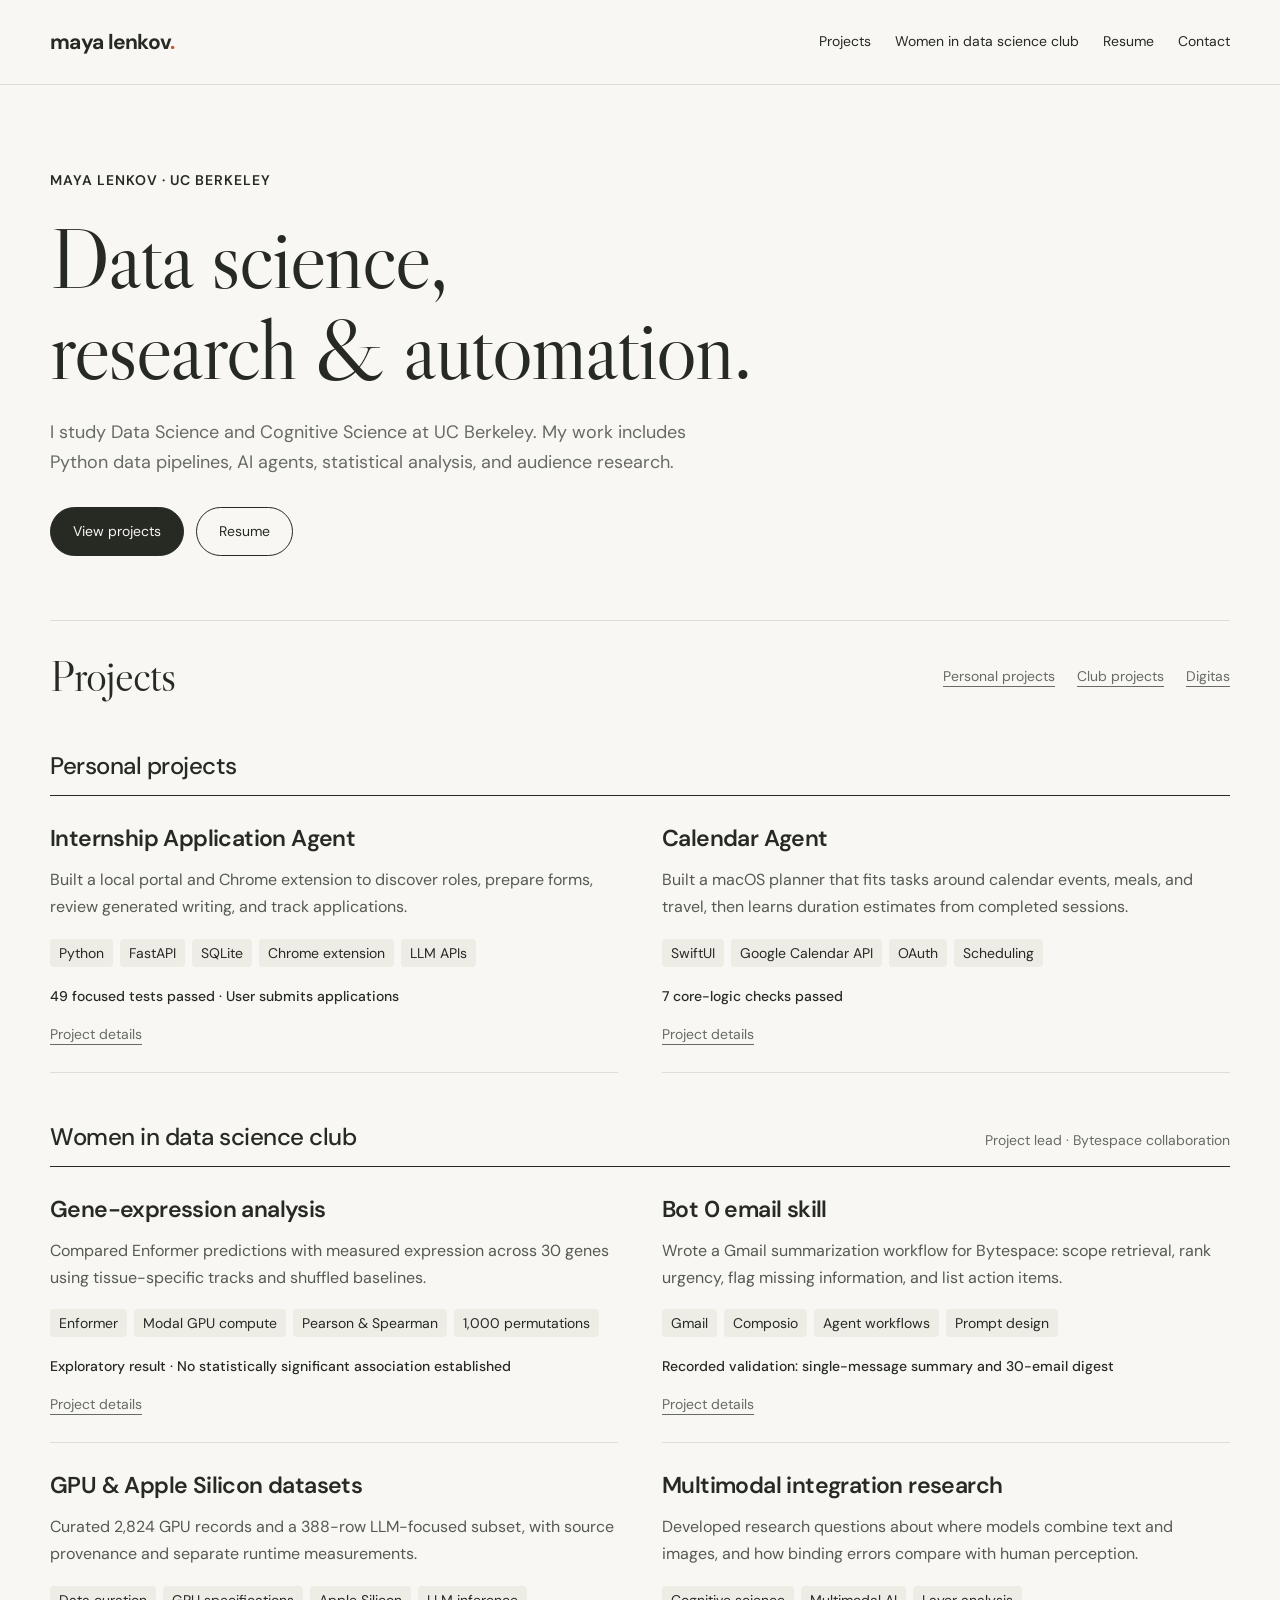
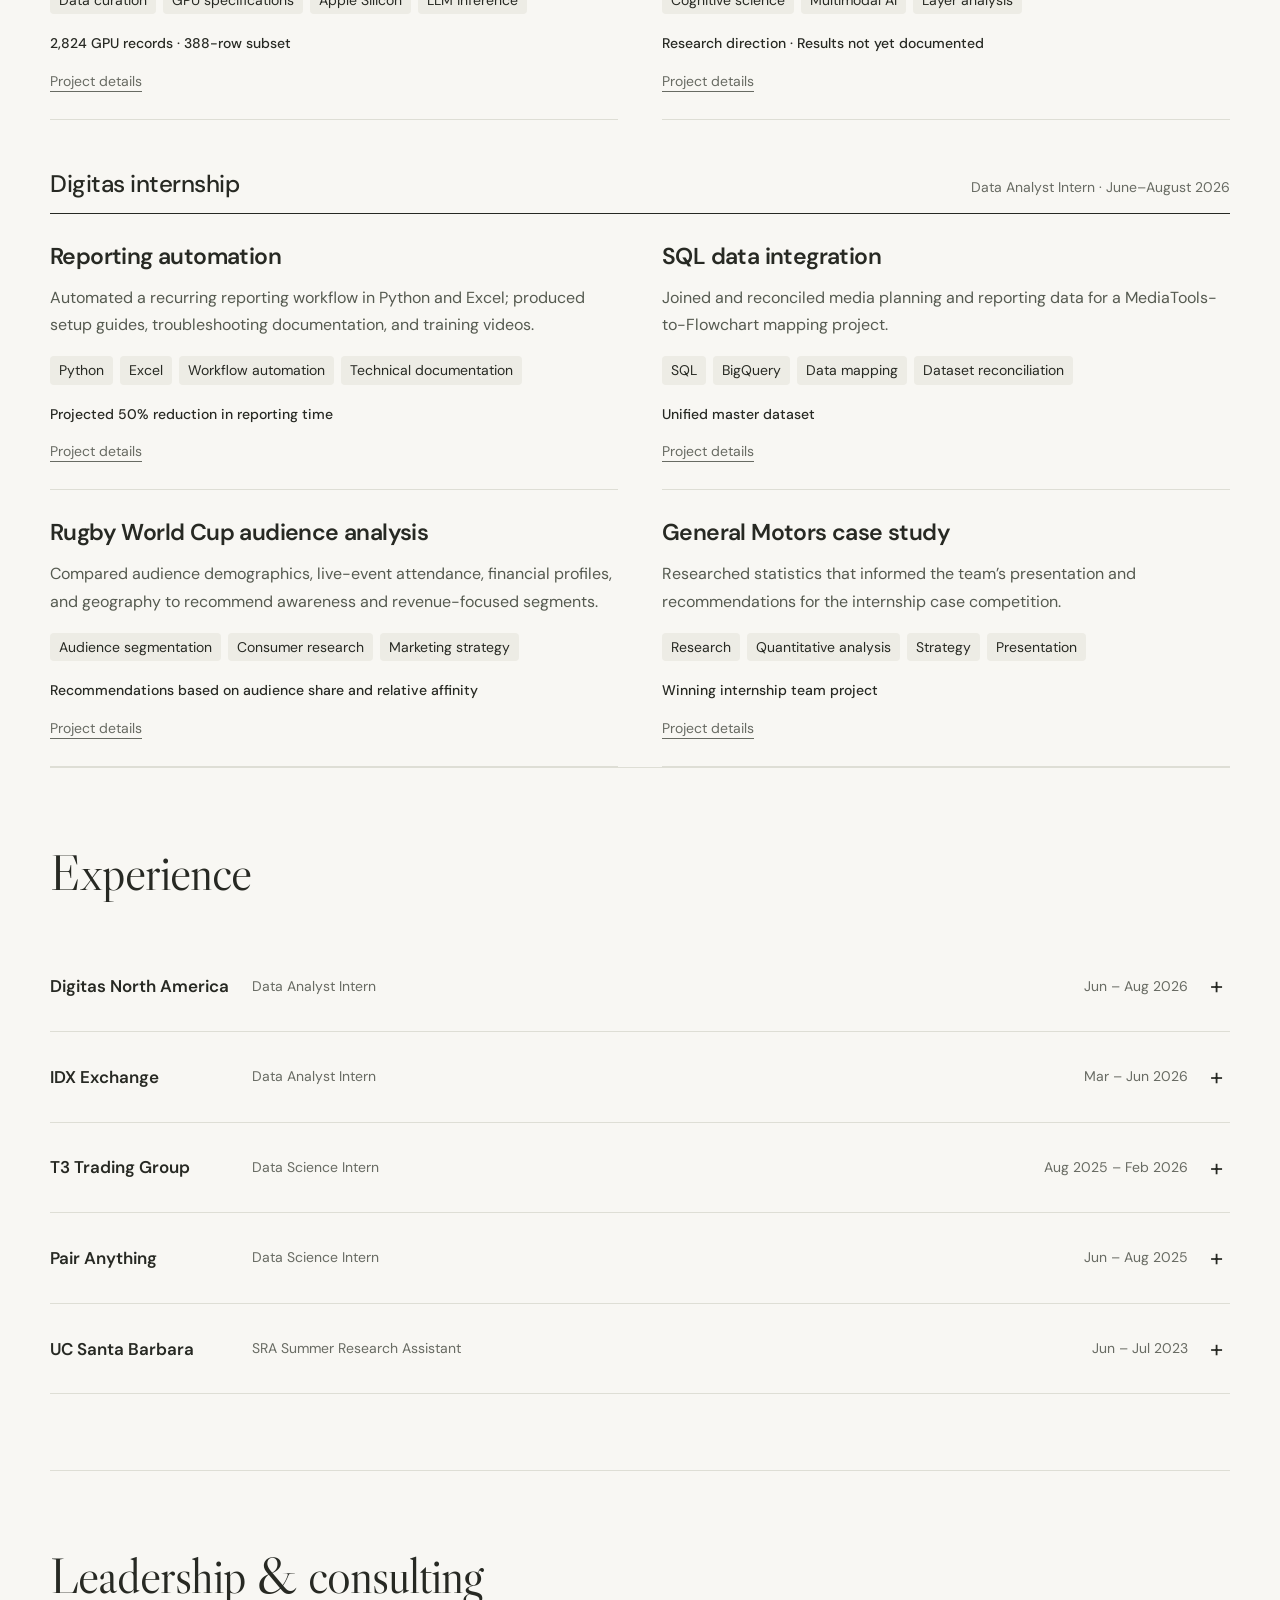
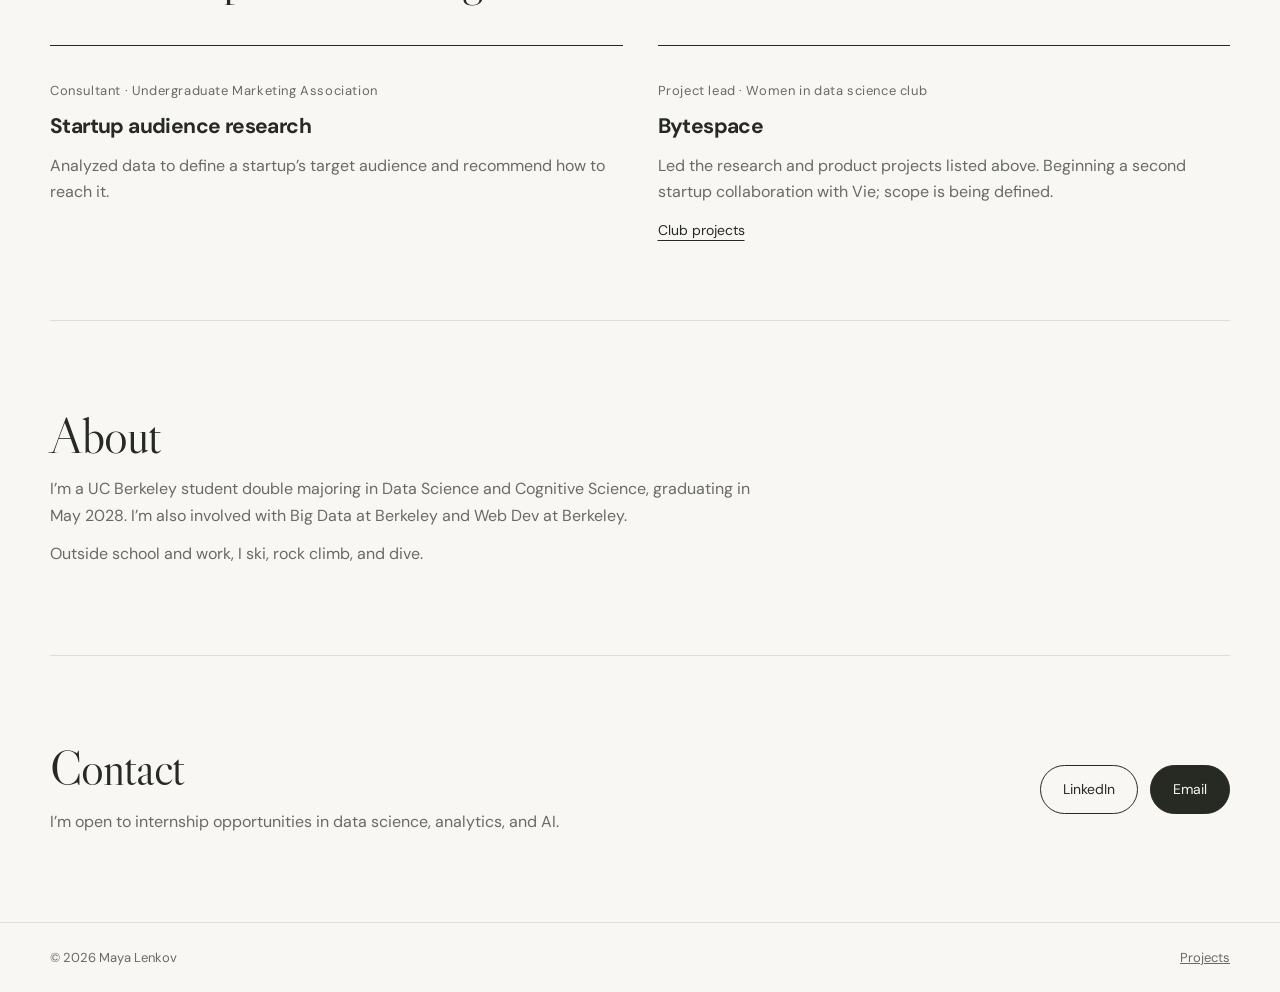
<file: index.html>
<!doctype html><html lang="en"><head><meta charset="UTF-8"><meta name="viewport" content="width=device-width,initial-scale=1"><meta name="description" content="Maya Lenkov — UC Berkeley Data Science and Cognitive Science. AI agents, statistical research, Python automation, SQL, and audience analysis."><meta name="theme-color" content="#f8f7f3"><title>Projects & Experience — Maya Lenkov</title><link rel="icon" href="assets/favicon.svg" type="image/svg+xml"><link rel="stylesheet" href="assets/style.css"></head><body><a class="skip" href="#main">Skip to content</a><header><nav class="wrap" aria-label="Main navigation"><a class="logo" href="index.html">maya lenkov<b>.</b></a><div class="navlinks"><a href="index.html#work">Projects</a><a href="wicds.html">Women in data science club</a><a href="resume.html">Resume</a><a href="index.html#contact">Contact</a></div></nav></header><main id="main" class="wrap"><section class="home-intro" aria-labelledby="intro"><p class="eyebrow">Maya Lenkov · UC Berkeley</p><h1 id="intro">Data science,<br>research & automation.</h1><p class="home-lead">I study Data Science and Cognitive Science at UC Berkeley. My work includes Python data pipelines, AI agents, statistical analysis, and audience research.</p><div class="actions"><a class="button" href="#work">View projects</a><a class="button light" href="resume.html">Resume</a></div></section><section id="work" class="project-directory" aria-labelledby="projects-title"><div class="directory-heading"><h2 id="projects-title">Projects</h2><nav class="project-jumps" aria-label="Project groups"><a href="#personal">Personal projects</a><a href="#club">Club projects</a><a href="#digitas">Digitas</a></nav></div><section class="project-group" id="personal" aria-labelledby="personal-title"><div class="group-heading"><h3 id="personal-title">Personal projects</h3></div><div class="project-summaries"><a class="project-summary" href="internship-agent.html"><h4>Internship Application Agent</h4><p>Built a local portal and Chrome extension to discover roles, prepare forms, review generated writing, and track applications.</p><div class="project-tools"><span>Python</span><span>FastAPI</span><span>SQLite</span><span>Chrome extension</span><span>LLM APIs</span></div><p class="project-result">49 focused tests passed · User submits applications</p><span class="project-detail">Project details</span></a><a class="project-summary" href="calendar-agent.html"><h4>Calendar Agent</h4><p>Built a macOS planner that fits tasks around calendar events, meals, and travel, then learns duration estimates from completed sessions.</p><div class="project-tools"><span>SwiftUI</span><span>Google Calendar API</span><span>OAuth</span><span>Scheduling</span></div><p class="project-result">7 core-logic checks passed</p><span class="project-detail">Project details</span></a></div></section><section class="project-group" id="club" aria-labelledby="club-title"><div class="group-heading"><h3 id="club-title">Women in data science club</h3><p>Project lead · Bytespace collaboration</p></div><div class="project-summaries"><a class="project-summary" href="bytespace.html#genomics"><h4>Gene-expression analysis</h4><p>Compared Enformer predictions with measured expression across 30 genes using tissue-specific tracks and shuffled baselines.</p><div class="project-tools"><span>Enformer</span><span>Modal GPU compute</span><span>Pearson &amp; Spearman</span><span>1,000 permutations</span></div><p class="project-result">Exploratory result · No statistically significant association established</p><span class="project-detail">Project details</span></a><a class="project-summary" href="bytespace.html#bot0-email"><h4>Bot 0 email skill</h4><p>Wrote a Gmail summarization workflow for Bytespace: scope retrieval, rank urgency, flag missing information, and list action items.</p><div class="project-tools"><span>Gmail</span><span>Composio</span><span>Agent workflows</span><span>Prompt design</span></div><p class="project-result">Recorded validation: single-message summary and 30-email digest</p><span class="project-detail">Project details</span></a><a class="project-summary" href="bytespace.html#hardware"><h4>GPU & Apple Silicon datasets</h4><p>Curated 2,824 GPU records and a 388-row LLM-focused subset, with source provenance and separate runtime measurements.</p><div class="project-tools"><span>Data curation</span><span>GPU specifications</span><span>Apple Silicon</span><span>LLM inference</span></div><p class="project-result">2,824 GPU records · 388-row subset</p><span class="project-detail">Project details</span></a><a class="project-summary" href="bytespace.html#multimodal"><h4>Multimodal integration research</h4><p>Developed research questions about where models combine text and images, and how binding errors compare with human perception.</p><div class="project-tools"><span>Cognitive science</span><span>Multimodal AI</span><span>Layer analysis</span></div><p class="project-result">Research direction · Results not yet documented</p><span class="project-detail">Project details</span></a></div></section><section class="project-group" id="digitas" aria-labelledby="digitas-title"><div class="group-heading"><h3 id="digitas-title">Digitas internship</h3><p>Data Analyst Intern · June–August 2026</p></div><div class="project-summaries"><a class="project-summary" href="digitas.html#automation"><h4>Reporting automation</h4><p>Automated a recurring reporting workflow in Python and Excel; produced setup guides, troubleshooting documentation, and training videos.</p><div class="project-tools"><span>Python</span><span>Excel</span><span>Workflow automation</span><span>Technical documentation</span></div><p class="project-result">Projected 50% reduction in reporting time</p><span class="project-detail">Project details</span></a><a class="project-summary" href="digitas.html#sql"><h4>SQL data integration</h4><p>Joined and reconciled media planning and reporting data for a MediaTools-to-Flowchart mapping project.</p><div class="project-tools"><span>SQL</span><span>BigQuery</span><span>Data mapping</span><span>Dataset reconciliation</span></div><p class="project-result">Unified master dataset</p><span class="project-detail">Project details</span></a><a class="project-summary" href="digitas.html#rugby"><h4>Rugby World Cup audience analysis</h4><p>Compared audience demographics, live-event attendance, financial profiles, and geography to recommend awareness and revenue-focused segments.</p><div class="project-tools"><span>Audience segmentation</span><span>Consumer research</span><span>Marketing strategy</span></div><p class="project-result">Recommendations based on audience share and relative affinity</p><span class="project-detail">Project details</span></a><a class="project-summary" href="digitas.html#gm"><h4>General Motors case study</h4><p>Researched statistics that informed the team’s presentation and recommendations for the internship case competition.</p><div class="project-tools"><span>Research</span><span>Quantitative analysis</span><span>Strategy</span><span>Presentation</span></div><p class="project-result">Winning internship team project</p><span class="project-detail">Project details</span></a></div></section></section><section id="experience" class="section lined"><div class="section-heading"><h2>Experience</h2></div><div id="experience-list"></div></section><section id="leadership" class="section lined"><div class="section-heading"><h2>Leadership & consulting</h2></div><div class="club-grid"><article class="club"><p class="role">Consultant · Undergraduate Marketing Association</p><h3>Startup audience research</h3><p>Analyzed data to define a startup’s target audience and recommend how to reach it.</p></article><article class="club"><p class="role">Project lead · Women in data science club</p><h3>Bytespace</h3><p>Led the research and product projects listed above. Beginning a second startup collaboration with Vie; scope is being defined.</p><a class="textlink" href="wicds.html">Club projects</a></article></div></section><section id="about" class="section lined"><div class="about-copy"><h2>About</h2><p>I’m a UC Berkeley student double majoring in Data Science and Cognitive Science, graduating in May 2028. I’m also involved with Big Data at Berkeley and Web Dev at Berkeley.</p><p>Outside school and work, I ski, rock climb, and dive.</p></div></section><section id="contact" class="contact lined"><div><h2>Contact</h2><p>I’m open to internship opportunities in data science, analytics, and AI.</p></div><div class="actions"><a class="button light" href="https://www.linkedin.com/in/maya-lenkov/" target="_blank" rel="noopener noreferrer">LinkedIn</a><a class="button" href="https://mail.google.com/mail/?view=cm&amp;fs=1&amp;to=maya_lenkov%40berkeley.edu" target="_blank" rel="noopener noreferrer">Email</a></div></section></main><footer><div class="wrap footer-inner"><span>© <span id="year">2026</span> Maya Lenkov</span><a href="index.html#work">Projects</a></div></footer><script src="assets/experience.js"></script></body></html>
</file>
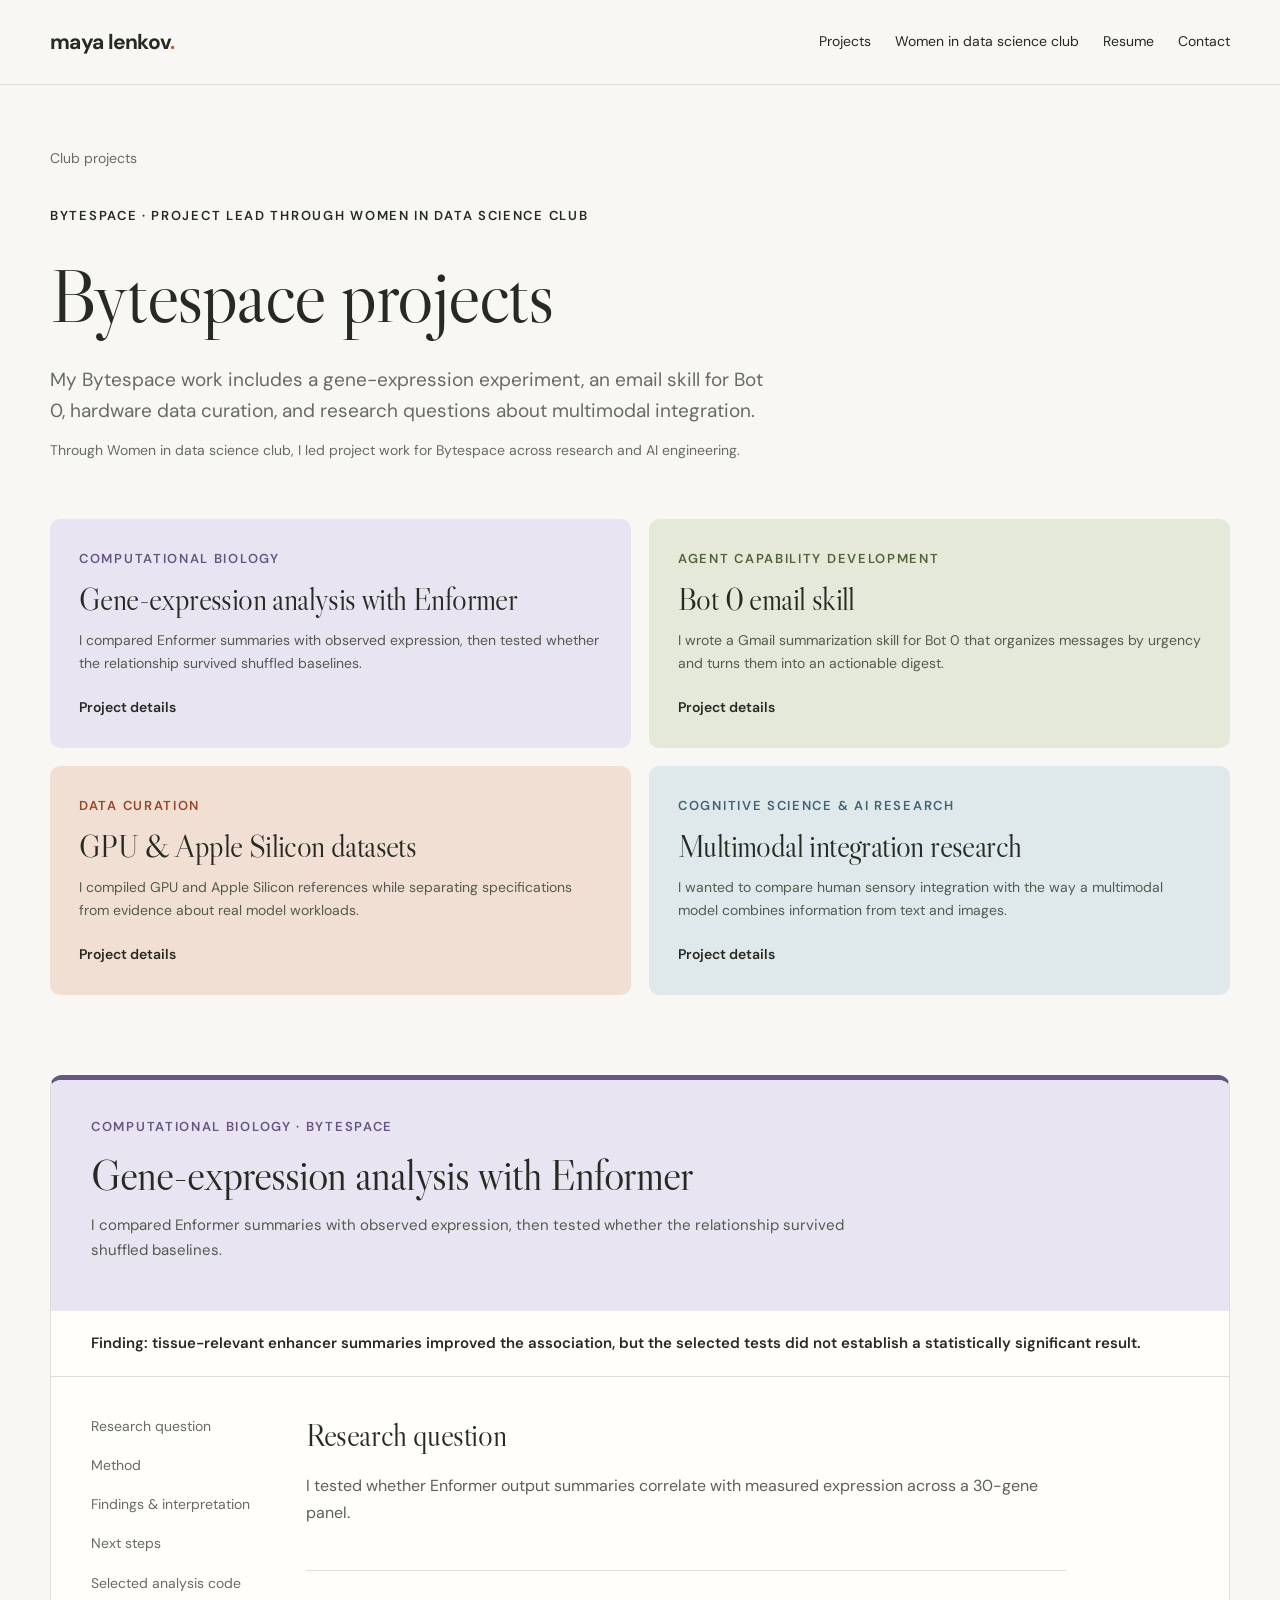
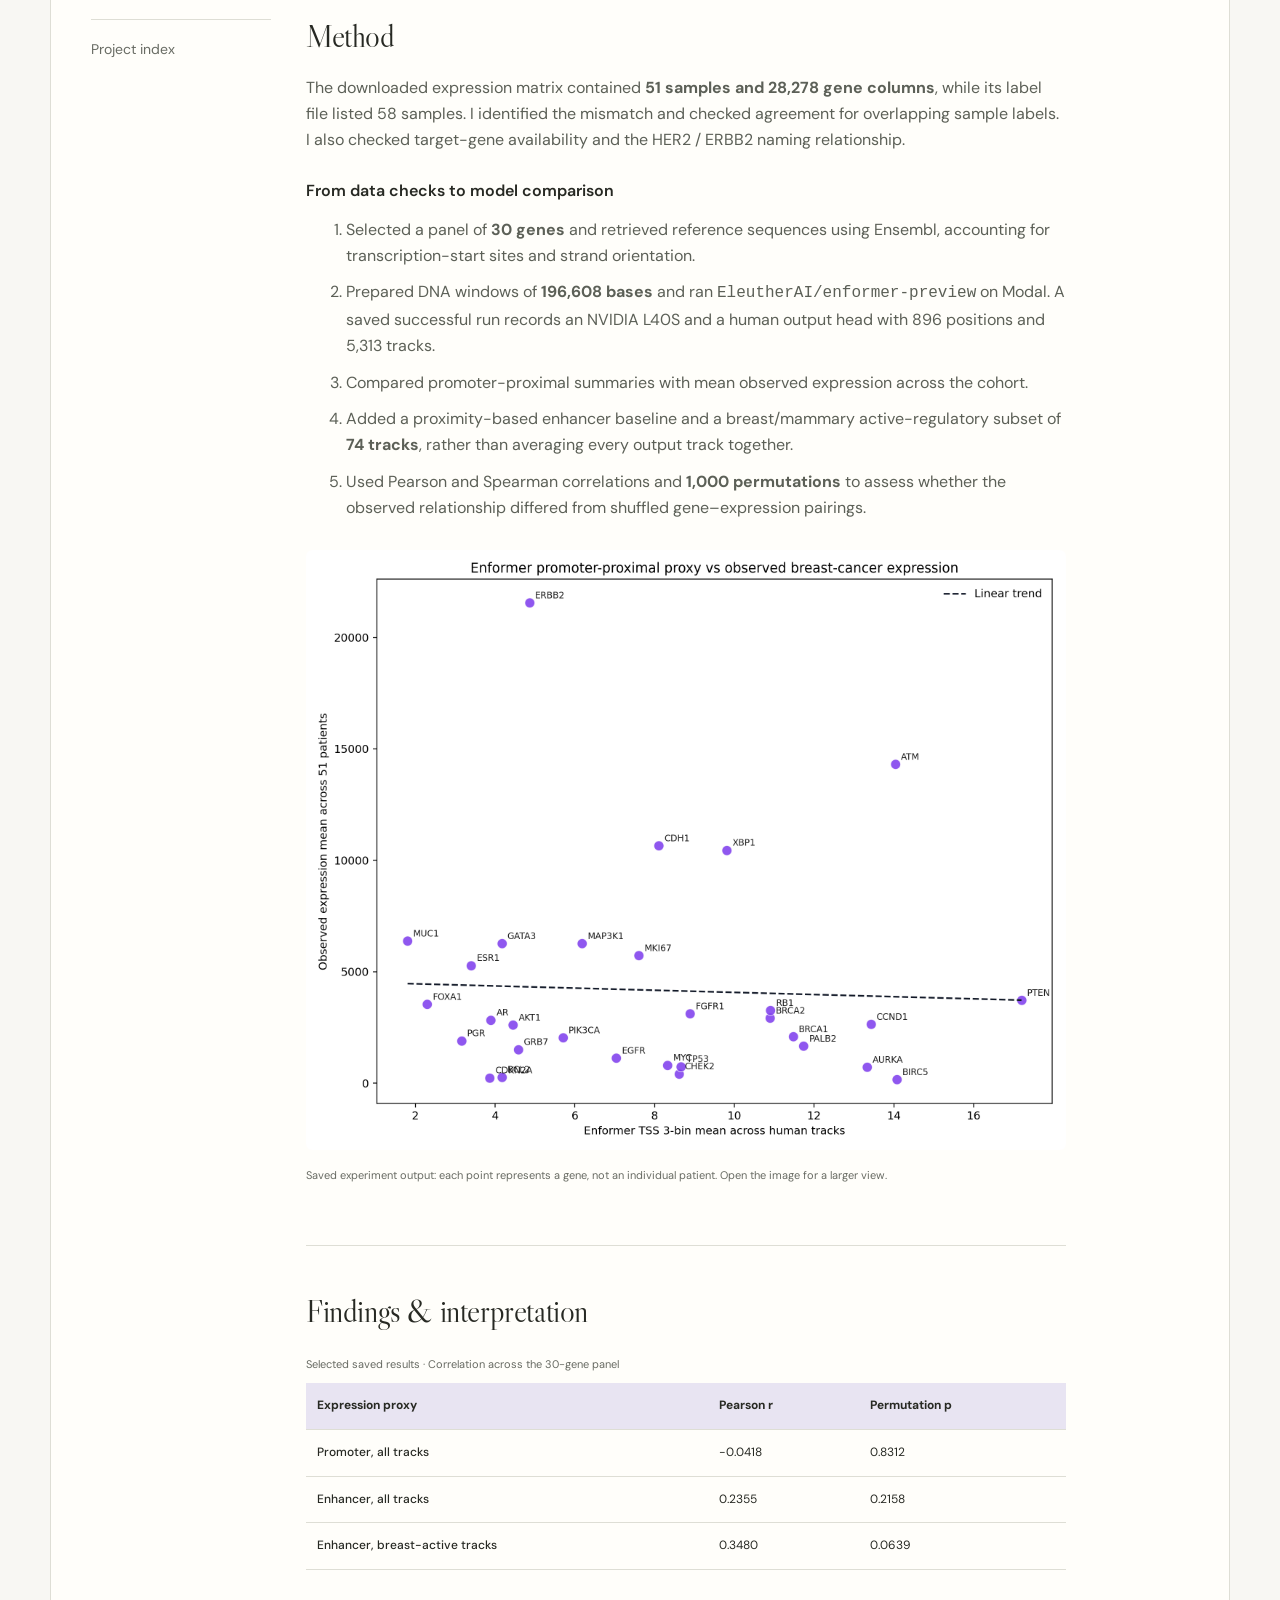
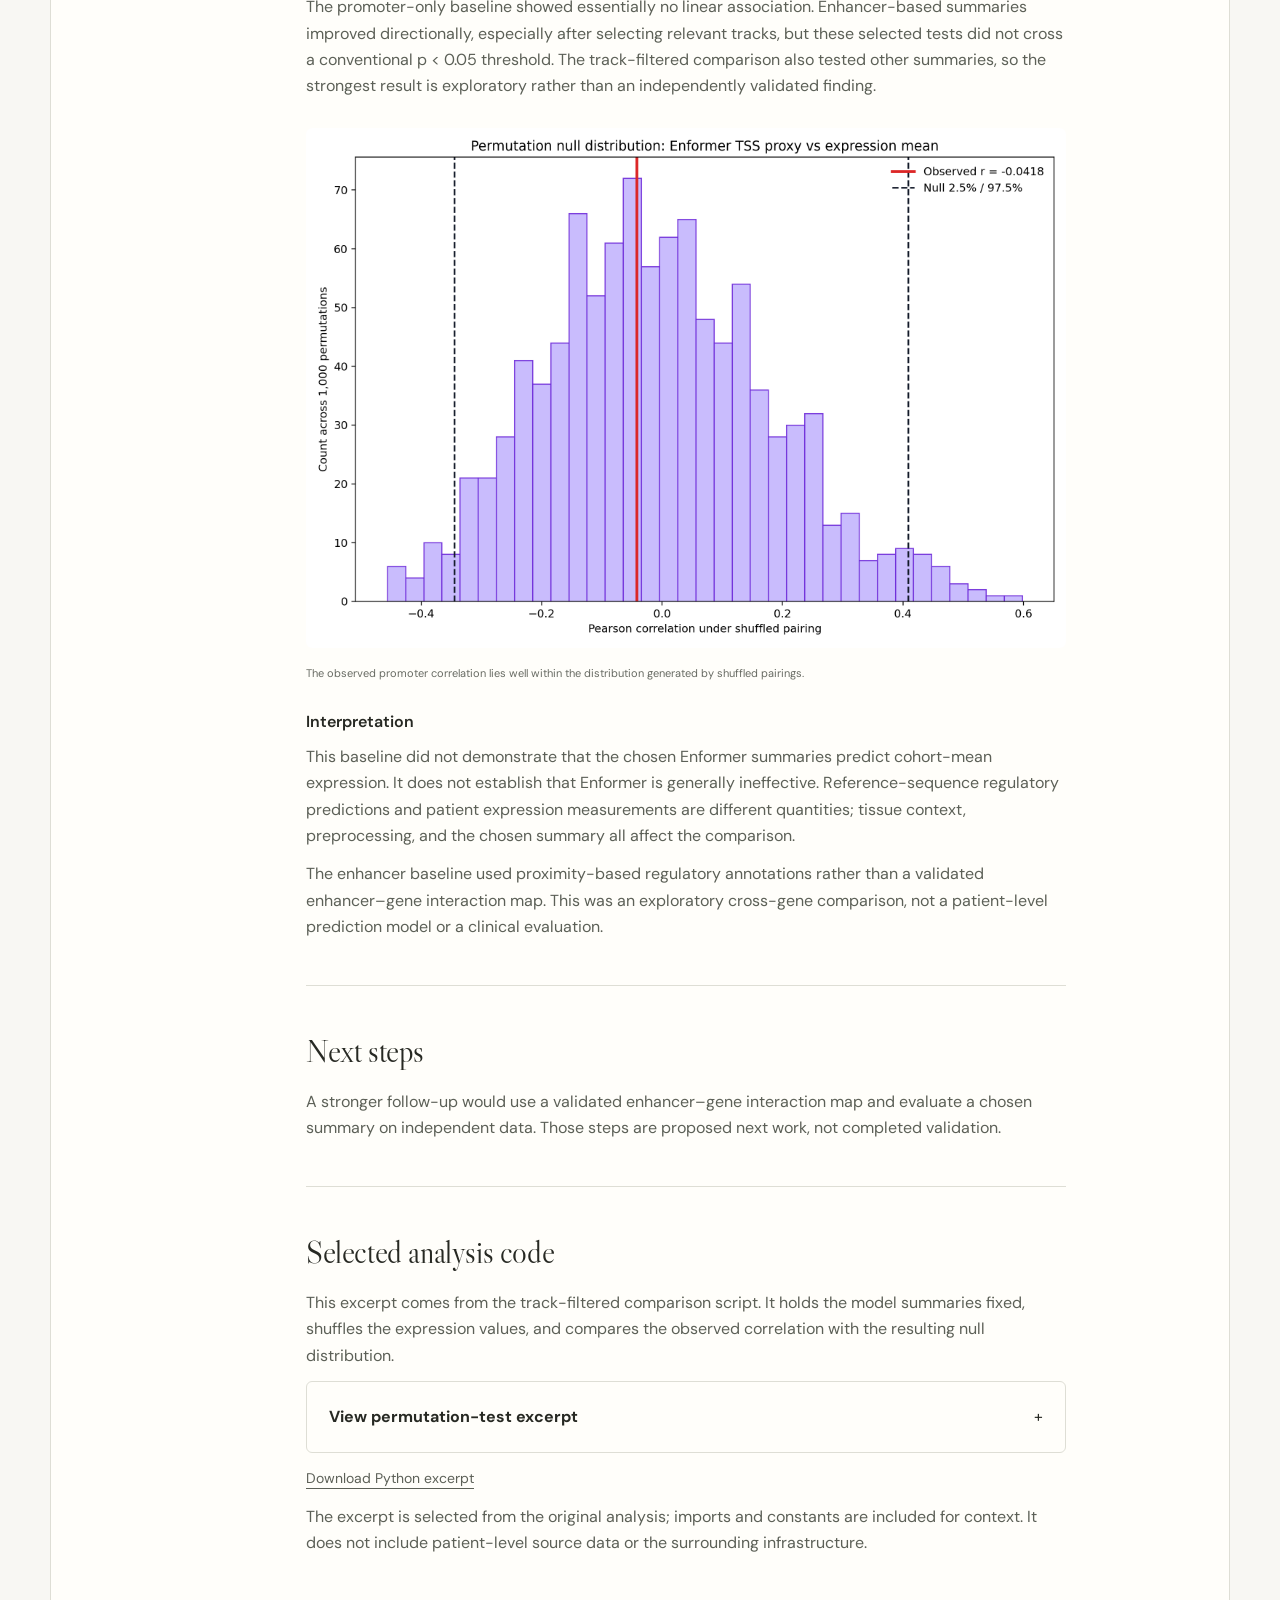
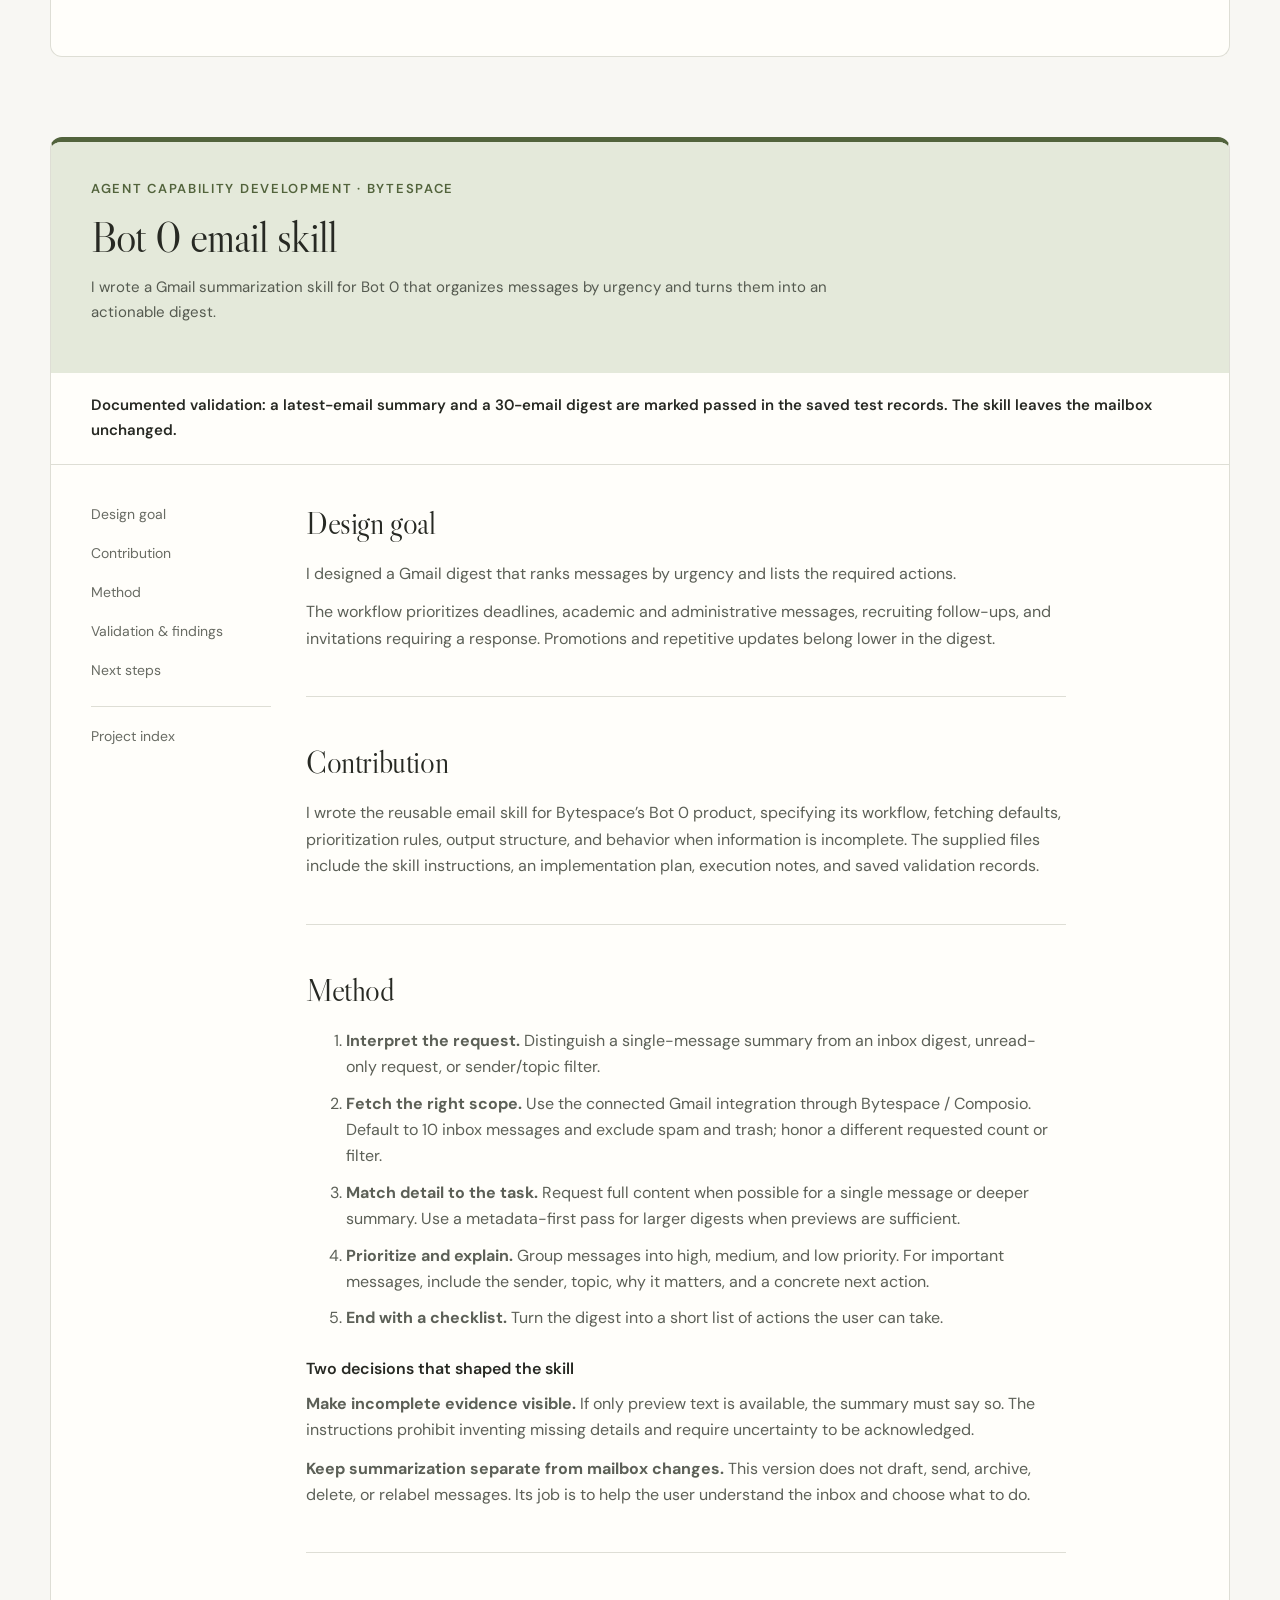
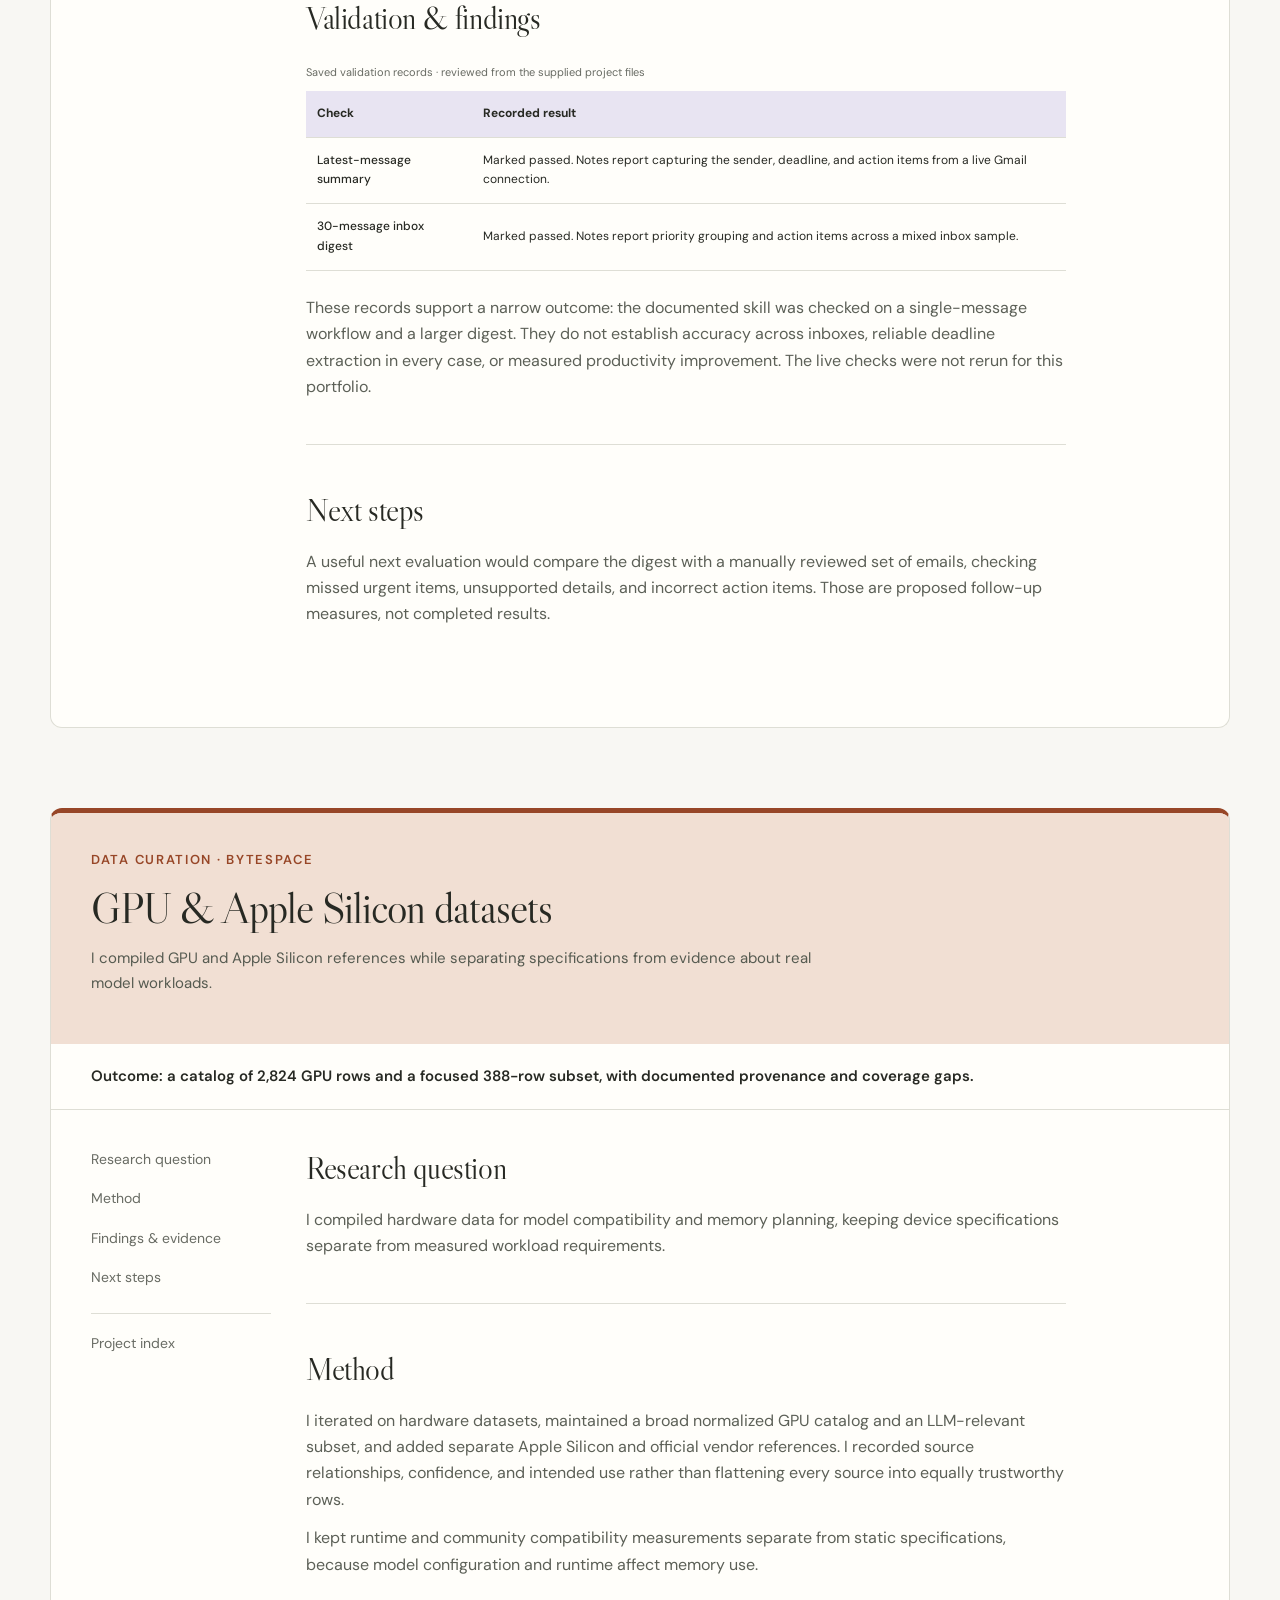
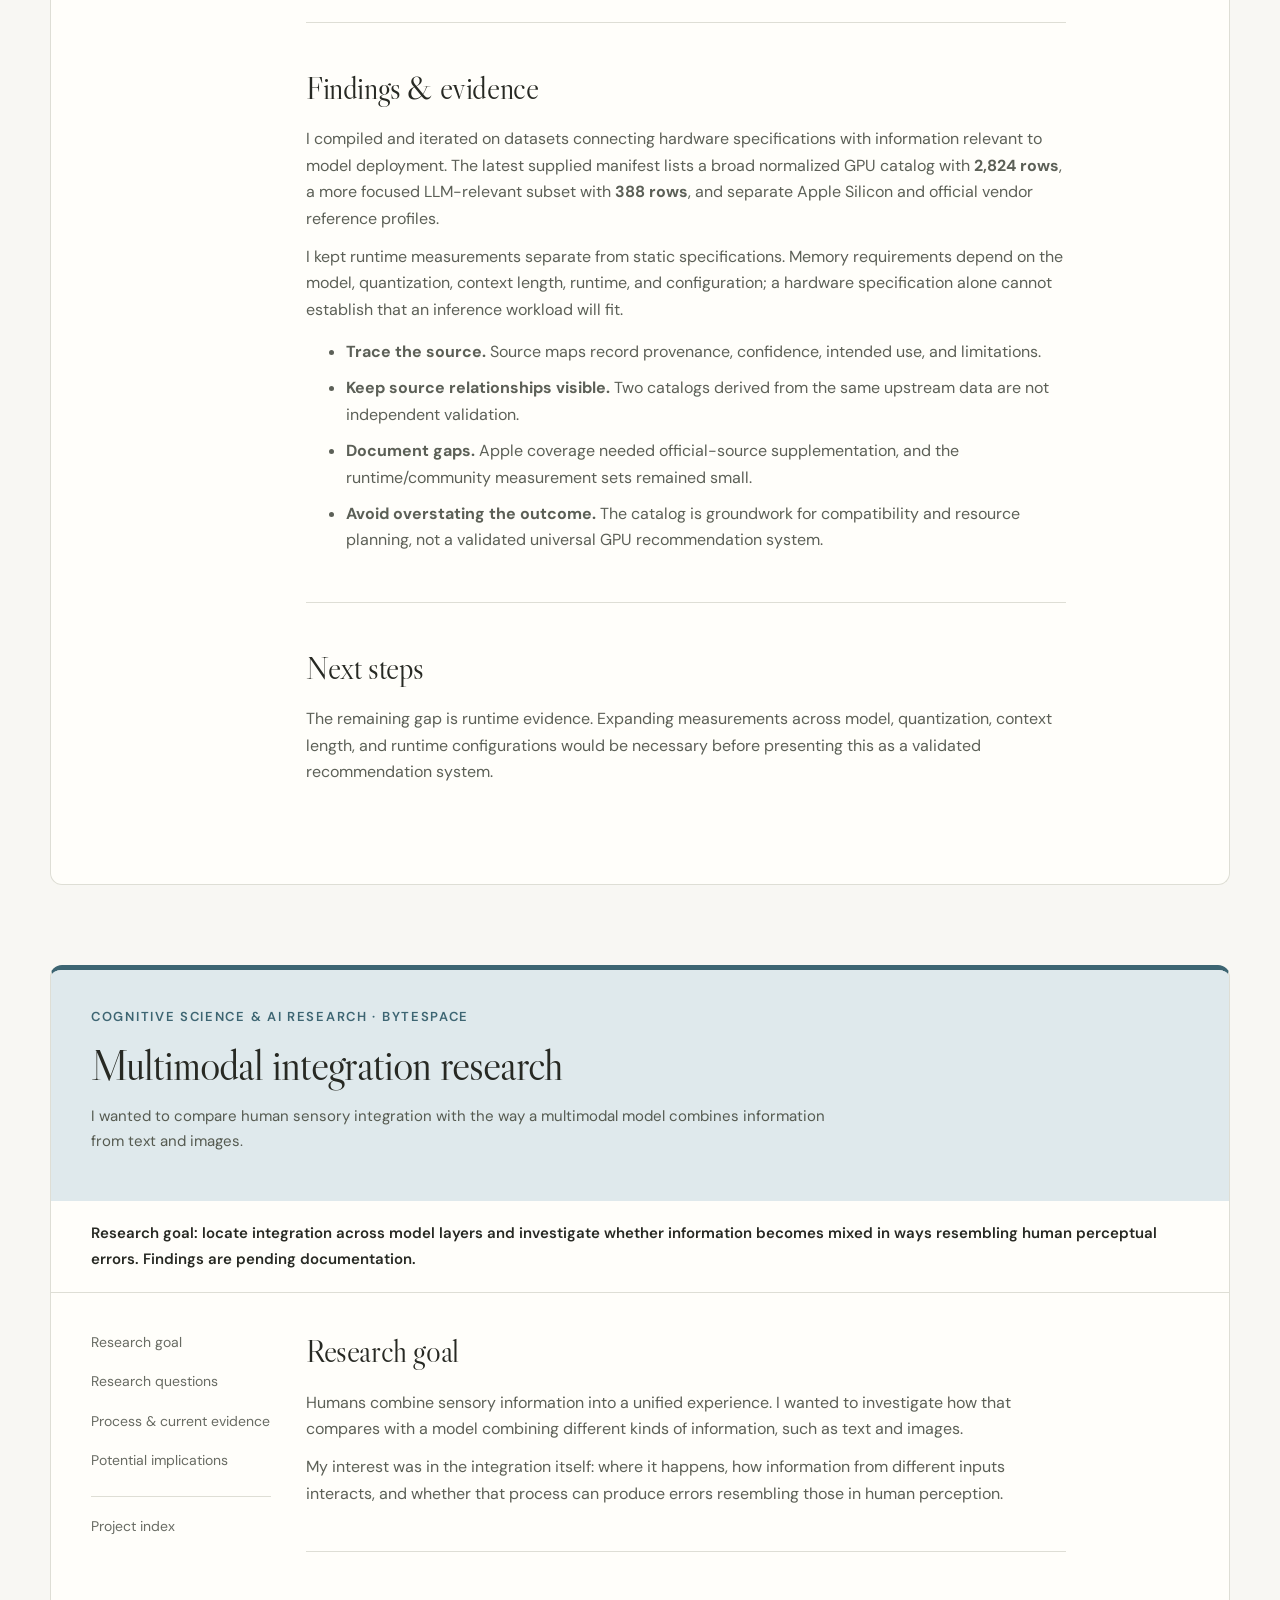
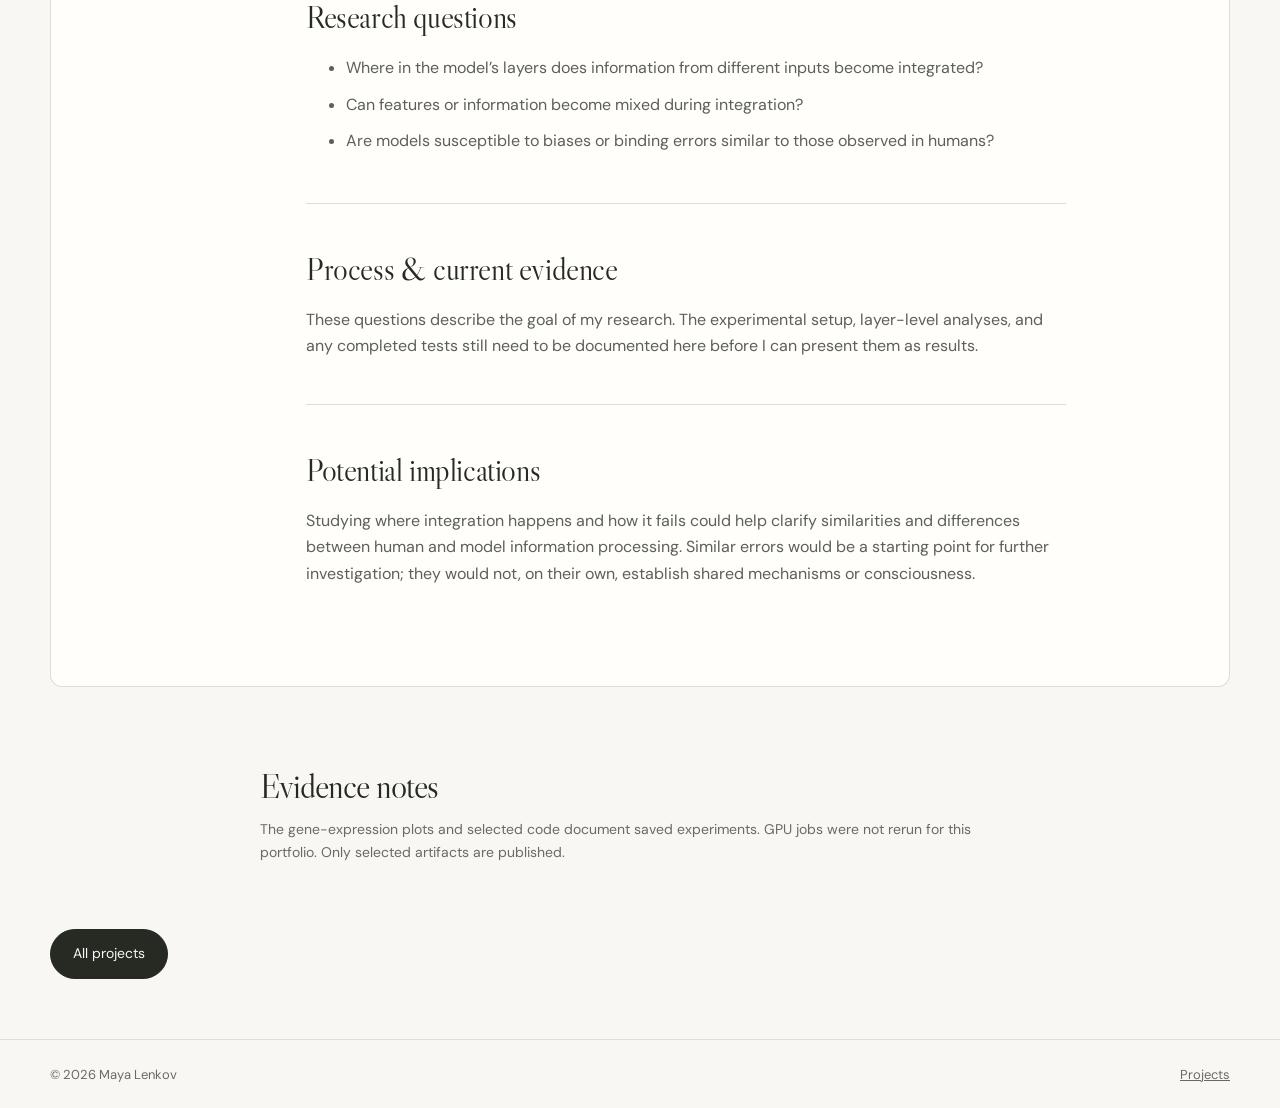
<file: bytespace.html>
<!doctype html><html lang="en"><head><meta charset="UTF-8"><meta name="viewport" content="width=device-width,initial-scale=1"><meta name="description" content="My Bytespace work includes a gene-expression experiment, an email skill for Bot 0, hardware data curation, and research questions about multimodal integration."><meta name="theme-color" content="#f8f7f3"><title>Bytespace Research &amp; Product Work — Maya Lenkov</title><link rel="icon" href="assets/favicon.svg" type="image/svg+xml"><link rel="stylesheet" href="assets/style.css"></head><body><a class="skip" href="#main">Skip to content</a><header><nav class="wrap" aria-label="Main navigation"><a class="logo" href="index.html">maya lenkov<b>.</b></a><div class="navlinks"><a href="index.html#work">Projects</a><a href="wicds.html">Women in data science club</a><a href="resume.html">Resume</a><a href="index.html#contact">Contact</a></div></nav></header><main id="main" class="wrap"><div class="case-hero"><a class="back" href="wicds.html">Club projects</a><div class="eyebrow" style="margin-top:35px">Bytespace · Project lead through Women in data science club</div><h1>Bytespace projects</h1><p class="lead">My Bytespace work includes a gene-expression experiment, an email skill for Bot 0, hardware data curation, and research questions about multimodal integration.</p><p class="research-intro">Through Women in data science club, I led project work for Bytespace across research and AI engineering. </p></div><nav id="project-index" class="study-index" aria-label="Choose a Bytespace project"><a class="study-card tone-01" href="#genomics"><span class="eyebrow">Computational biology</span><h2>Gene-expression analysis with Enformer</h2><p>I compared Enformer summaries with observed expression, then tested whether the relationship survived shuffled baselines.</p><span class="textlink">Project details</span></a><a class="study-card tone-02" href="#bot0-email"><span class="eyebrow">Agent capability development</span><h2>Bot 0 email skill</h2><p>I wrote a Gmail summarization skill for Bot 0 that organizes messages by urgency and turns them into an actionable digest.</p><span class="textlink">Project details</span></a><a class="study-card tone-03" href="#hardware"><span class="eyebrow">Data curation</span><h2>GPU & Apple Silicon datasets</h2><p>I compiled GPU and Apple Silicon references while separating specifications from evidence about real model workloads.</p><span class="textlink">Project details</span></a><a class="study-card tone-04" href="#multimodal"><span class="eyebrow">Cognitive science & AI research</span><h2>Multimodal integration research</h2><p>I wanted to compare human sensory integration with the way a multimodal model combines information from text and images.</p><span class="textlink">Project details</span></a></nav><article class="research-study tone-01" id="genomics" aria-labelledby="genomics-title"><div class="study-heading"><div><div class="eyebrow">Computational biology · Bytespace</div><h2 id="genomics-title">Gene-expression analysis with Enformer</h2><p>I compared Enformer summaries with observed expression, then tested whether the relationship survived shuffled baselines.</p></div></div><div class="study-outcome">Finding: tissue-relevant enhancer summaries improved the association, but the selected tests did not establish a statistically significant result.</div><div class="study-layout"><aside class="study-nav" aria-label="Sections in project 01"><a href="#genomics-0">Research question</a><a href="#genomics-1">Method</a><a href="#genomics-2">Findings & interpretation</a><a href="#genomics-3">Next steps</a><a href="#genomics-4">Selected analysis code</a><a class="back" href="#project-index">Project index</a></aside><div class="case-content"><section class="study-part" id="genomics-0"><h3>Research question</h3><p>I tested whether Enformer output summaries correlate with measured expression across a 30-gene panel.</p></section><section class="study-part" id="genomics-1"><h3>Method</h3><p>The downloaded expression matrix contained <strong>51 samples and 28,278 gene columns</strong>, while its label file listed 58 samples. I identified the mismatch and checked agreement for overlapping sample labels. I also checked target-gene availability and the HER2 / ERBB2 naming relationship.</p><h4>From data checks to model comparison</h4><ol><li>Selected a panel of <strong>30 genes</strong> and retrieved reference sequences using Ensembl, accounting for transcription-start sites and strand orientation.</li><li>Prepared DNA windows of <strong>196,608 bases</strong> and ran <code>EleutherAI/enformer-preview</code> on Modal. A saved successful run records an NVIDIA L40S and a human output head with 896 positions and 5,313 tracks.</li><li>Compared promoter-proximal summaries with mean observed expression across the cohort.</li><li>Added a proximity-based enhancer baseline and a breast/mammary active-regulatory subset of <strong>74 tracks</strong>, rather than averaging every output track together.</li><li>Used Pearson and Spearman correlations and <strong>1,000 permutations</strong> to assess whether the observed relationship differed from shuffled gene–expression pairings.</li></ol><figure><a href="assets/bytespace-expression-scatter.png" target="_blank" rel="noopener"><img src="assets/bytespace-expression-scatter.png" width="2090" height="1650" loading="lazy" style="width:100%;height:auto;border-radius:6px" alt="Scatter plot of Enformer promoter-proximal summaries versus cohort-mean expression across a 30-gene panel, showing a nearly flat relationship."></a><figcaption>Saved experiment output: each point represents a gene, not an individual patient. Open the image for a larger view.</figcaption></figure></section><section class="study-part" id="genomics-2"><h3>Findings & interpretation</h3><div class="table-scroll"><table class="research-table"><caption>Selected saved results · Correlation across the 30-gene panel</caption><thead><tr><th scope="col">Expression proxy</th><th scope="col">Pearson r</th><th scope="col">Permutation p</th></tr></thead><tbody><tr><th scope="row">Promoter, all tracks</th><td>−0.0418</td><td>0.8312</td></tr><tr><th scope="row">Enhancer, all tracks</th><td>0.2355</td><td>0.2158</td></tr><tr><th scope="row">Enhancer, breast-active tracks</th><td>0.3480</td><td>0.0639</td></tr></tbody></table></div><p>The promoter-only baseline showed essentially no linear association. Enhancer-based summaries improved directionally, especially after selecting relevant tracks, but these selected tests did not cross a conventional p &lt; 0.05 threshold. The track-filtered comparison also tested other summaries, so the strongest result is exploratory rather than an independently validated finding.</p><figure><a href="assets/bytespace-permutation.png" target="_blank" rel="noopener"><img src="assets/bytespace-permutation.png" width="2090" height="1430" loading="lazy" style="width:100%;height:auto;border-radius:6px" alt="Histogram of correlations from 1,000 random pairings, with the observed promoter correlation near the center of the null distribution."></a><figcaption>The observed promoter correlation lies well within the distribution generated by shuffled pairings.</figcaption></figure><h3>Interpretation</h3><p>This baseline did not demonstrate that the chosen Enformer summaries predict cohort-mean expression. It does not establish that Enformer is generally ineffective. Reference-sequence regulatory predictions and patient expression measurements are different quantities; tissue context, preprocessing, and the chosen summary all affect the comparison.</p><p>The enhancer baseline used proximity-based regulatory annotations rather than a validated enhancer–gene interaction map. This was an exploratory cross-gene comparison, not a patient-level prediction model or a clinical evaluation.</p></section><section class="study-part" id="genomics-3"><h3>Next steps</h3><p>A stronger follow-up would use a validated enhancer–gene interaction map and evaluate a chosen summary on independent data. Those steps are proposed next work, not completed validation.</p></section><section class="study-part" id="genomics-4"><h3>Selected analysis code</h3><p>This excerpt comes from the track-filtered comparison script. It holds the model summaries fixed, shuffles the expression values, and compares the observed correlation with the resulting null distribution.</p><details class="evidence"><summary style="display:flex;justify-content:space-between;padding:0"><strong>View permutation-test excerpt</strong><span aria-hidden="true">+</span></summary><pre class="code-sample"><code># Selected original analysis excerpt from build_track_filtered_enformer_comparison.py.
# Imports and constants included for context; no source patient data is included.
import numpy as np
import pandas as pd

N_PERMUTATIONS = 1000
RANDOM_SEED = 42

def permute(df: pd.DataFrame, metric: str) -&gt; tuple[dict, pd.DataFrame]:
    x = df[metric].to_numpy(dtype=float)
    y = df[&#x27;expression_mean&#x27;].to_numpy(dtype=float)
    observed = float(np.corrcoef(x, y)[0, 1])
    rng = np.random.default_rng(RANDOM_SEED)
    rows = []
    for i in range(N_PERMUTATIONS):
        r = float(np.corrcoef(x, rng.permutation(y))[0, 1])
        rows.append({&#x27;iteration&#x27;: i + 1, &#x27;metric&#x27;: metric, &#x27;pearson_r&#x27;: r})
    perm = pd.DataFrame(rows)
    values = perm[&#x27;pearson_r&#x27;].to_numpy(dtype=float)
    return {
        &#x27;metric&#x27;: metric,
        &#x27;observed_pearson_r&#x27;: observed,
        &#x27;n_permutations&#x27;: N_PERMUTATIONS,
        &#x27;null_mean&#x27;: float(values.mean()),
        &#x27;null_std&#x27;: float(values.std(ddof=1)),
        &#x27;null_q025&#x27;: float(np.quantile(values, 0.025)),
        &#x27;null_q975&#x27;: float(np.quantile(values, 0.975)),
        &#x27;two_sided_empirical_p_value&#x27;: float((np.sum(np.abs(values) &gt;= abs(observed)) + 1) / (len(values) + 1)),
        &#x27;observed_percentile_in_null&#x27;: float((values &lt;= observed).mean() * 100.0),
    }, perm
</code></pre></details><p><a class="textlink" href="assets/bytespace-permutation-excerpt.py" download>Download Python excerpt</a></p><p>The excerpt is selected from the original analysis; imports and constants are included for context. It does not include patient-level source data or the surrounding infrastructure.</p></section></div></div></article><article class="research-study tone-02" id="bot0-email" aria-labelledby="bot0-email-title"><div class="study-heading"><div><div class="eyebrow">Agent capability development · Bytespace</div><h2 id="bot0-email-title">Bot 0 email skill</h2><p>I wrote a Gmail summarization skill for Bot 0 that organizes messages by urgency and turns them into an actionable digest.</p></div></div><div class="study-outcome">Documented validation: a latest-email summary and a 30-email digest are marked passed in the saved test records. The skill leaves the mailbox unchanged.</div><div class="study-layout"><aside class="study-nav" aria-label="Sections in project 02"><a href="#bot0-email-0">Design goal</a><a href="#bot0-email-1">Contribution</a><a href="#bot0-email-2">Method</a><a href="#bot0-email-3">Validation & findings</a><a href="#bot0-email-4">Next steps</a><a class="back" href="#project-index">Project index</a></aside><div class="case-content"><section class="study-part" id="bot0-email-0"><h3>Design goal</h3><p>I designed a Gmail digest that ranks messages by urgency and lists the required actions.</p><p>The workflow prioritizes deadlines, academic and administrative messages, recruiting follow-ups, and invitations requiring a response. Promotions and repetitive updates belong lower in the digest.</p></section><section class="study-part" id="bot0-email-1"><h3>Contribution</h3><p>I wrote the reusable email skill for Bytespace’s Bot 0 product, specifying its workflow, fetching defaults, prioritization rules, output structure, and behavior when information is incomplete. The supplied files include the skill instructions, an implementation plan, execution notes, and saved validation records.</p></section><section class="study-part" id="bot0-email-2"><h3>Method</h3><ol><li><strong>Interpret the request.</strong> Distinguish a single-message summary from an inbox digest, unread-only request, or sender/topic filter.</li><li><strong>Fetch the right scope.</strong> Use the connected Gmail integration through Bytespace / Composio. Default to 10 inbox messages and exclude spam and trash; honor a different requested count or filter.</li><li><strong>Match detail to the task.</strong> Request full content when possible for a single message or deeper summary. Use a metadata-first pass for larger digests when previews are sufficient.</li><li><strong>Prioritize and explain.</strong> Group messages into high, medium, and low priority. For important messages, include the sender, topic, why it matters, and a concrete next action.</li><li><strong>End with a checklist.</strong> Turn the digest into a short list of actions the user can take.</li></ol><h4>Two decisions that shaped the skill</h4><p><strong>Make incomplete evidence visible.</strong> If only preview text is available, the summary must say so. The instructions prohibit inventing missing details and require uncertainty to be acknowledged.</p><p><strong>Keep summarization separate from mailbox changes.</strong> This version does not draft, send, archive, delete, or relabel messages. Its job is to help the user understand the inbox and choose what to do.</p></section><section class="study-part" id="bot0-email-3"><h3>Validation & findings</h3><div class="table-scroll"><table class="research-table"><caption>Saved validation records · reviewed from the supplied project files</caption><thead><tr><th scope="col">Check</th><th scope="col">Recorded result</th></tr></thead><tbody><tr><th scope="row">Latest-message summary</th><td>Marked passed. Notes report capturing the sender, deadline, and action items from a live Gmail connection.</td></tr><tr><th scope="row">30-message inbox digest</th><td>Marked passed. Notes report priority grouping and action items across a mixed inbox sample.</td></tr></tbody></table></div><p>These records support a narrow outcome: the documented skill was checked on a single-message workflow and a larger digest. They do not establish accuracy across inboxes, reliable deadline extraction in every case, or measured productivity improvement. The live checks were not rerun for this portfolio.</p></section><section class="study-part" id="bot0-email-4"><h3>Next steps</h3><p>A useful next evaluation would compare the digest with a manually reviewed set of emails, checking missed urgent items, unsupported details, and incorrect action items. Those are proposed follow-up measures, not completed results.</p></section></div></div></article><article class="research-study tone-03" id="hardware" aria-labelledby="hardware-title"><div class="study-heading"><div><div class="eyebrow">Data curation · Bytespace</div><h2 id="hardware-title">GPU & Apple Silicon datasets</h2><p>I compiled GPU and Apple Silicon references while separating specifications from evidence about real model workloads.</p></div></div><div class="study-outcome">Outcome: a catalog of 2,824 GPU rows and a focused 388-row subset, with documented provenance and coverage gaps.</div><div class="study-layout"><aside class="study-nav" aria-label="Sections in project 03"><a href="#hardware-0">Research question</a><a href="#hardware-1">Method</a><a href="#hardware-2">Findings & evidence</a><a href="#hardware-3">Next steps</a><a class="back" href="#project-index">Project index</a></aside><div class="case-content"><section class="study-part" id="hardware-0"><h3>Research question</h3><p>I compiled hardware data for model compatibility and memory planning, keeping device specifications separate from measured workload requirements.</p></section><section class="study-part" id="hardware-1"><h3>Method</h3><p>I iterated on hardware datasets, maintained a broad normalized GPU catalog and an LLM-relevant subset, and added separate Apple Silicon and official vendor references. I recorded source relationships, confidence, and intended use rather than flattening every source into equally trustworthy rows.</p><p>I kept runtime and community compatibility measurements separate from static specifications, because model configuration and runtime affect memory use.</p></section><section class="study-part" id="hardware-2"><h3>Findings & evidence</h3><p>I compiled and iterated on datasets connecting hardware specifications with information relevant to model deployment. The latest supplied manifest lists a broad normalized GPU catalog with <strong>2,824 rows</strong>, a more focused LLM-relevant subset with <strong>388 rows</strong>, and separate Apple Silicon and official vendor reference profiles.</p><p>I kept runtime measurements separate from static specifications. Memory requirements depend on the model, quantization, context length, runtime, and configuration; a hardware specification alone cannot establish that an inference workload will fit.</p><ul><li><strong>Trace the source.</strong> Source maps record provenance, confidence, intended use, and limitations.</li><li><strong>Keep source relationships visible.</strong> Two catalogs derived from the same upstream data are not independent validation.</li><li><strong>Document gaps.</strong> Apple coverage needed official-source supplementation, and the runtime/community measurement sets remained small.</li><li><strong>Avoid overstating the outcome.</strong> The catalog is groundwork for compatibility and resource planning, not a validated universal GPU recommendation system.</li></ul></section><section class="study-part" id="hardware-3"><h3>Next steps</h3><p>The remaining gap is runtime evidence. Expanding measurements across model, quantization, context length, and runtime configurations would be necessary before presenting this as a validated recommendation system.</p></section></div></div></article><article class="research-study tone-04" id="multimodal" aria-labelledby="multimodal-title"><div class="study-heading"><div><div class="eyebrow">Cognitive science & AI research · Bytespace</div><h2 id="multimodal-title">Multimodal integration research</h2><p>I wanted to compare human sensory integration with the way a multimodal model combines information from text and images.</p></div></div><div class="study-outcome">Research goal: locate integration across model layers and investigate whether information becomes mixed in ways resembling human perceptual errors. Findings are pending documentation.</div><div class="study-layout"><aside class="study-nav" aria-label="Sections in project 04"><a href="#multimodal-0">Research goal</a><a href="#multimodal-1">Research questions</a><a href="#multimodal-2">Process & current evidence</a><a href="#multimodal-3">Potential implications</a><a class="back" href="#project-index">Project index</a></aside><div class="case-content"><section class="study-part" id="multimodal-0"><h3>Research goal</h3><p>Humans combine sensory information into a unified experience. I wanted to investigate how that compares with a model combining different kinds of information, such as text and images.</p><p>My interest was in the integration itself: where it happens, how information from different inputs interacts, and whether that process can produce errors resembling those in human perception.</p></section><section class="study-part" id="multimodal-1"><h3>Research questions</h3><ul><li>Where in the model’s layers does information from different inputs become integrated?</li><li>Can features or information become mixed during integration?</li><li>Are models susceptible to biases or binding errors similar to those observed in humans?</li></ul></section><section class="study-part" id="multimodal-2"><h3>Process & current evidence</h3><p>These questions describe the goal of my research. The experimental setup, layer-level analyses, and any completed tests still need to be documented here before I can present them as results.</p></section><section class="study-part" id="multimodal-3"><h3>Potential implications</h3><p>Studying where integration happens and how it fails could help clarify similarities and differences between human and model information processing. Similar errors would be a starting point for further investigation; they would not, on their own, establish shared mechanisms or consciousness.</p></section></div></div></article><section class="research-context"><h2>Evidence notes</h2><p>The gene-expression plots and selected code document saved experiments. GPU jobs were not rerun for this portfolio. Only selected artifacts are published.</p></section><div class="actions" style="margin-bottom:60px"><a class="button" href="index.html#work">All projects</a></div></main><footer><div class="wrap footer-inner"><span>© 2026 Maya Lenkov</span><a href="index.html#work">Projects</a></div></footer></body></html>
</file>
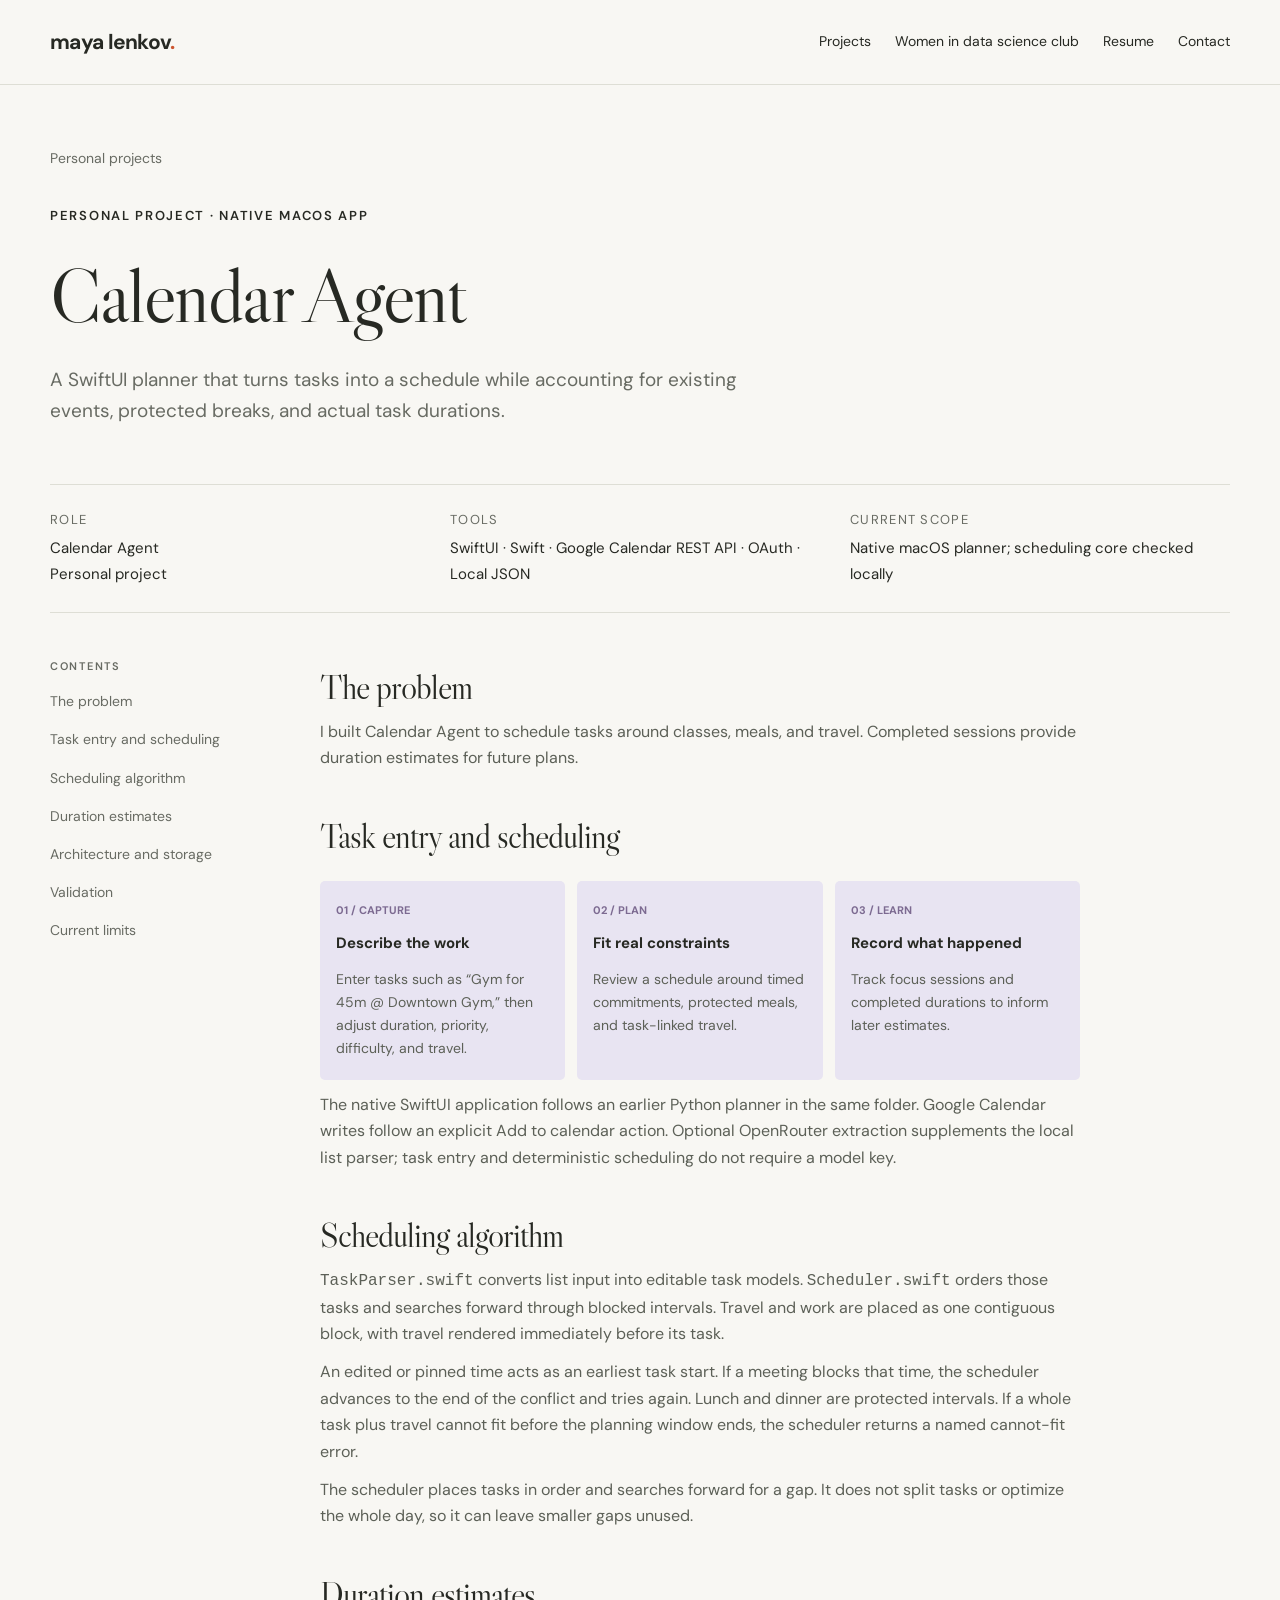
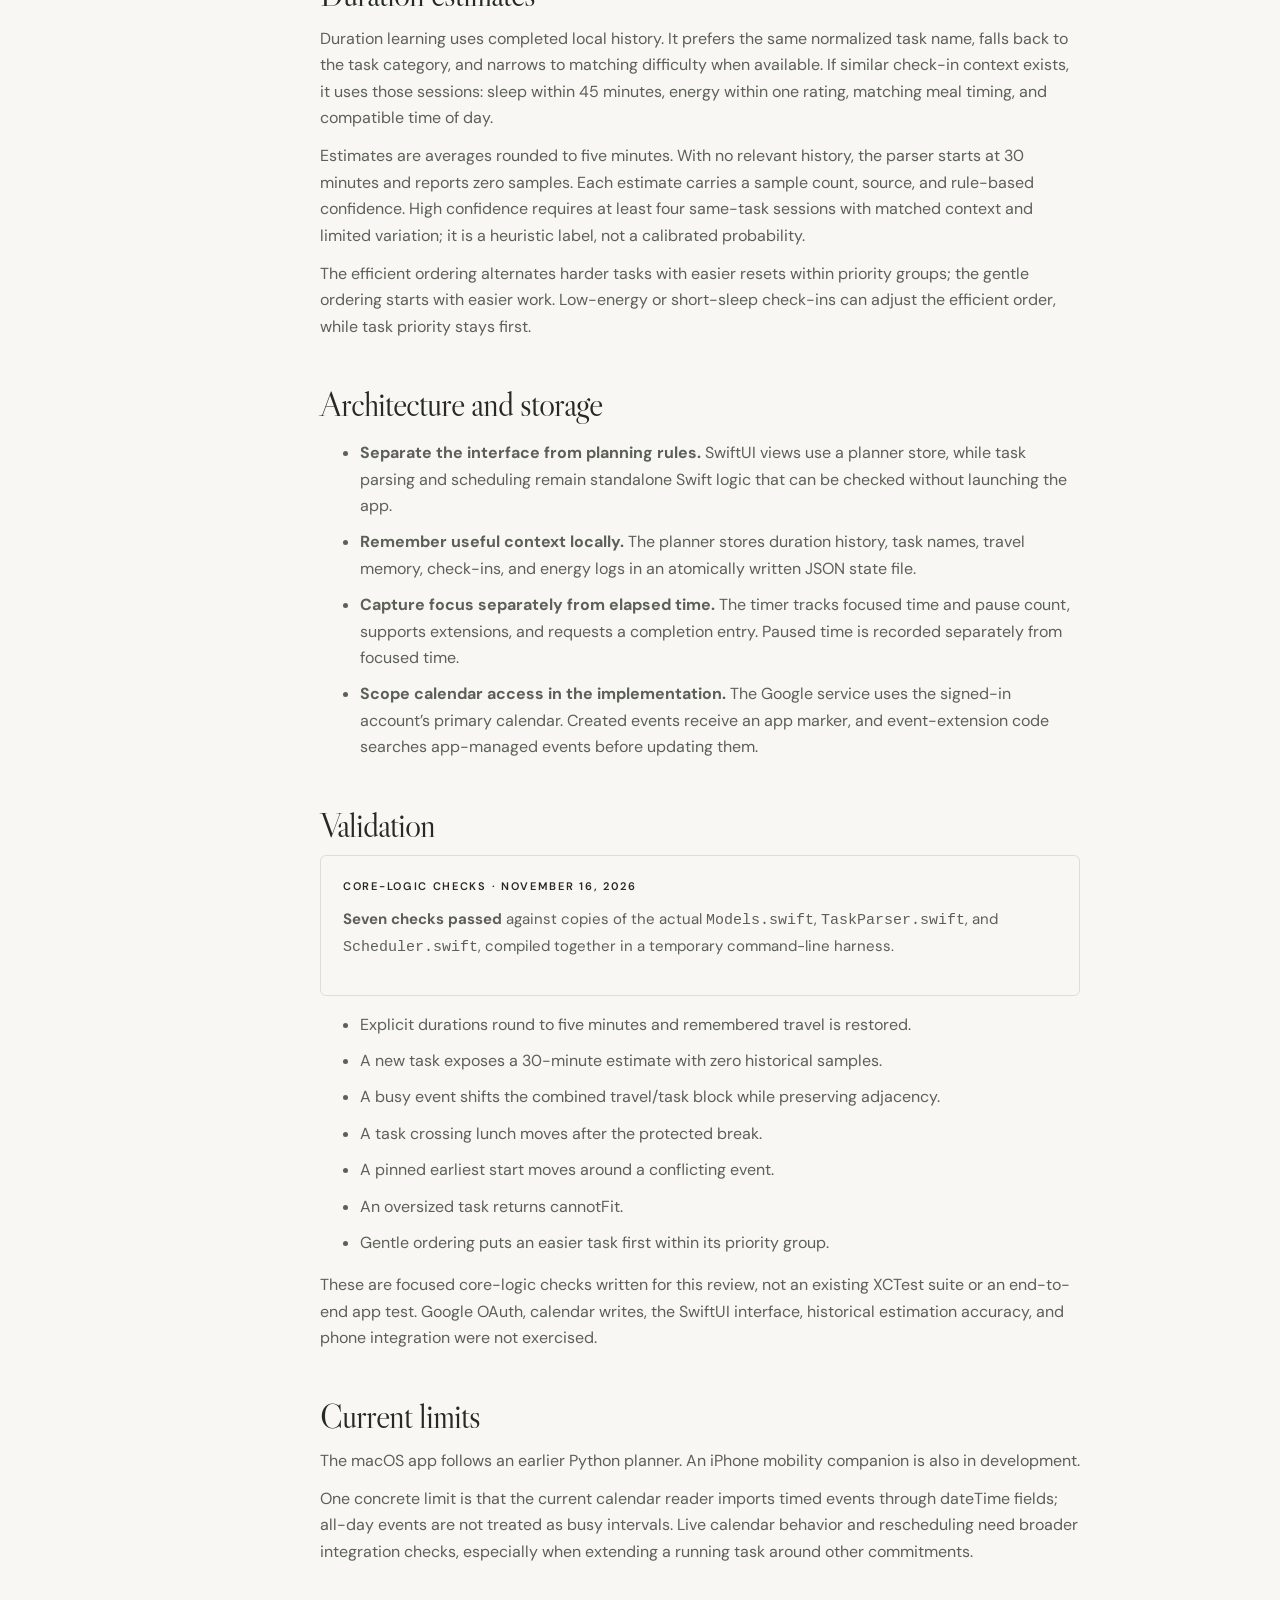
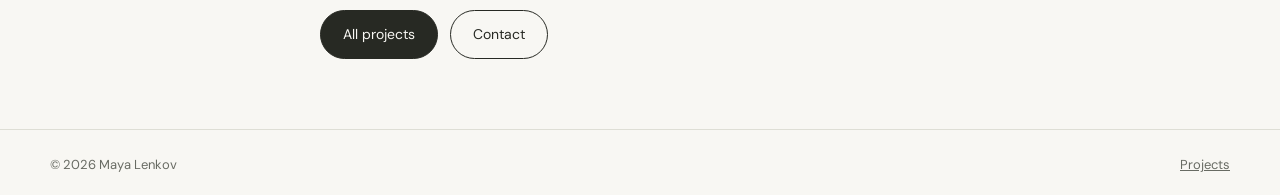
<file: calendar-agent.html>
<!doctype html><html lang="en"><head><meta charset="UTF-8"><meta name="viewport" content="width=device-width,initial-scale=1"><meta name="description" content="A SwiftUI planner that turns tasks into a schedule while accounting for existing events, protected breaks, and actual task durations."><meta name="theme-color" content="#f8f7f3"><title>Calendar Agent — Maya Lenkov</title><link rel="icon" href="assets/favicon.svg" type="image/svg+xml"><link rel="stylesheet" href="assets/style.css"></head><body><a class="skip" href="#main">Skip to content</a><header><nav class="wrap" aria-label="Main navigation"><a class="logo" href="index.html">maya lenkov<b>.</b></a><div class="navlinks"><a href="index.html#work">Projects</a><a href="wicds.html">Women in data science club</a><a href="resume.html">Resume</a><a href="index.html#contact">Contact</a></div></nav></header><main id="main" class="wrap"><div class="case-hero"><a class="back" href="personal-projects.html">Personal projects</a><div class="eyebrow" style="margin-top:35px">Personal project · Native macOS app</div><h1>Calendar Agent</h1><p class="lead">A SwiftUI planner that turns tasks into a schedule while accounting for existing events, protected breaks, and actual task durations.</p></div><div class="case-meta"><div><small>Role</small><span>Calendar Agent<br>Personal project</span></div><div><small>Tools</small><span>SwiftUI · Swift · Google Calendar REST API · OAuth · Local JSON</span></div><div><small>Current scope</small><span>Native macOS planner; scheduling core checked locally</span></div></div><div class="case-layout"><aside class="case-aside" aria-label="On this page"><div class="eyebrow">Contents</div><a href="#problem">The problem</a><a href="#approach">Task entry and scheduling</a><a href="#architecture">Scheduling algorithm</a><a href="#learning">Duration estimates</a><a href="#decisions">Architecture and storage</a><a href="#evidence">Validation</a><a href="#status">Current limits</a></aside><article class="case-content"><section id="problem"><h2>The problem</h2><p>I built Calendar Agent to schedule tasks around classes, meals, and travel. Completed sessions provide duration estimates for future plans.</p></section><section id="approach"><h2>Task entry and scheduling</h2><div class="workflow"><div><b>01 / CAPTURE</b><strong>Describe the work</strong><p>Enter tasks such as “Gym for 45m @ Downtown Gym,” then adjust duration, priority, difficulty, and travel.</p></div><div><b>02 / PLAN</b><strong>Fit real constraints</strong><p>Review a schedule around timed commitments, protected meals, and task-linked travel.</p></div><div><b>03 / LEARN</b><strong>Record what happened</strong><p>Track focus sessions and completed durations to inform later estimates.</p></div></div><p>The native SwiftUI application follows an earlier Python planner in the same folder. Google Calendar writes follow an explicit Add to calendar action. Optional OpenRouter extraction supplements the local list parser; task entry and deterministic scheduling do not require a model key.</p></section><section id="architecture"><h2>Scheduling algorithm</h2><p><code>TaskParser.swift</code> converts list input into editable task models. <code>Scheduler.swift</code> orders those tasks and searches forward through blocked intervals. Travel and work are placed as one contiguous block, with travel rendered immediately before its task.</p><p>An edited or pinned time acts as an earliest task start. If a meeting blocks that time, the scheduler advances to the end of the conflict and tries again. Lunch and dinner are protected intervals. If a whole task plus travel cannot fit before the planning window ends, the scheduler returns a named cannot-fit error.</p><p>The scheduler places tasks in order and searches forward for a gap. It does not split tasks or optimize the whole day, so it can leave smaller gaps unused.</p></section><section id="learning"><h2>Duration estimates</h2><p>Duration learning uses completed local history. It prefers the same normalized task name, falls back to the task category, and narrows to matching difficulty when available. If similar check-in context exists, it uses those sessions: sleep within 45 minutes, energy within one rating, matching meal timing, and compatible time of day.</p><p>Estimates are averages rounded to five minutes. With no relevant history, the parser starts at 30 minutes and reports zero samples. Each estimate carries a sample count, source, and rule-based confidence. High confidence requires at least four same-task sessions with matched context and limited variation; it is a heuristic label, not a calibrated probability.</p><p>The efficient ordering alternates harder tasks with easier resets within priority groups; the gentle ordering starts with easier work. Low-energy or short-sleep check-ins can adjust the efficient order, while task priority stays first.</p></section><section id="decisions"><h2>Architecture and storage</h2><ul><li><strong>Separate the interface from planning rules.</strong> SwiftUI views use a planner store, while task parsing and scheduling remain standalone Swift logic that can be checked without launching the app.</li><li><strong>Remember useful context locally.</strong> The planner stores duration history, task names, travel memory, check-ins, and energy logs in an atomically written JSON state file.</li><li><strong>Capture focus separately from elapsed time.</strong> The timer tracks focused time and pause count, supports extensions, and requests a completion entry. Paused time is recorded separately from focused time.</li><li><strong>Scope calendar access in the implementation.</strong> The Google service uses the signed-in account’s primary calendar. Created events receive an app marker, and event-extension code searches app-managed events before updating them.</li></ul></section><section id="evidence"><h2>Validation</h2><div class="evidence"><div class="eyebrow">Core-logic checks · November 16, 2026</div><p><strong>Seven checks passed</strong> against copies of the actual <code>Models.swift</code>, <code>TaskParser.swift</code>, and <code>Scheduler.swift</code>, compiled together in a temporary command-line harness.</p></div><ul><li>Explicit durations round to five minutes and remembered travel is restored.</li><li>A new task exposes a 30-minute estimate with zero historical samples.</li><li>A busy event shifts the combined travel/task block while preserving adjacency.</li><li>A task crossing lunch moves after the protected break.</li><li>A pinned earliest start moves around a conflicting event.</li><li>An oversized task returns cannotFit.</li><li>Gentle ordering puts an easier task first within its priority group.</li></ul><p>These are focused core-logic checks written for this review, not an existing XCTest suite or an end-to-end app test. Google OAuth, calendar writes, the SwiftUI interface, historical estimation accuracy, and phone integration were not exercised.</p></section><section id="status"><h2>Current limits</h2><p>The macOS app follows an earlier Python planner. An iPhone mobility companion is also in development.</p><p>One concrete limit is that the current calendar reader imports timed events through dateTime fields; all-day events are not treated as busy intervals. Live calendar behavior and rescheduling need broader integration checks, especially when extending a running task around other commitments.</p></section><div class="actions"><a class="button" href="index.html#work">All projects</a><a class="button light" href="index.html#contact">Contact</a></div></article></div></main><footer><div class="wrap footer-inner"><span>© 2026 Maya Lenkov</span><a href="index.html#work">Projects</a></div></footer></body></html>
</file>
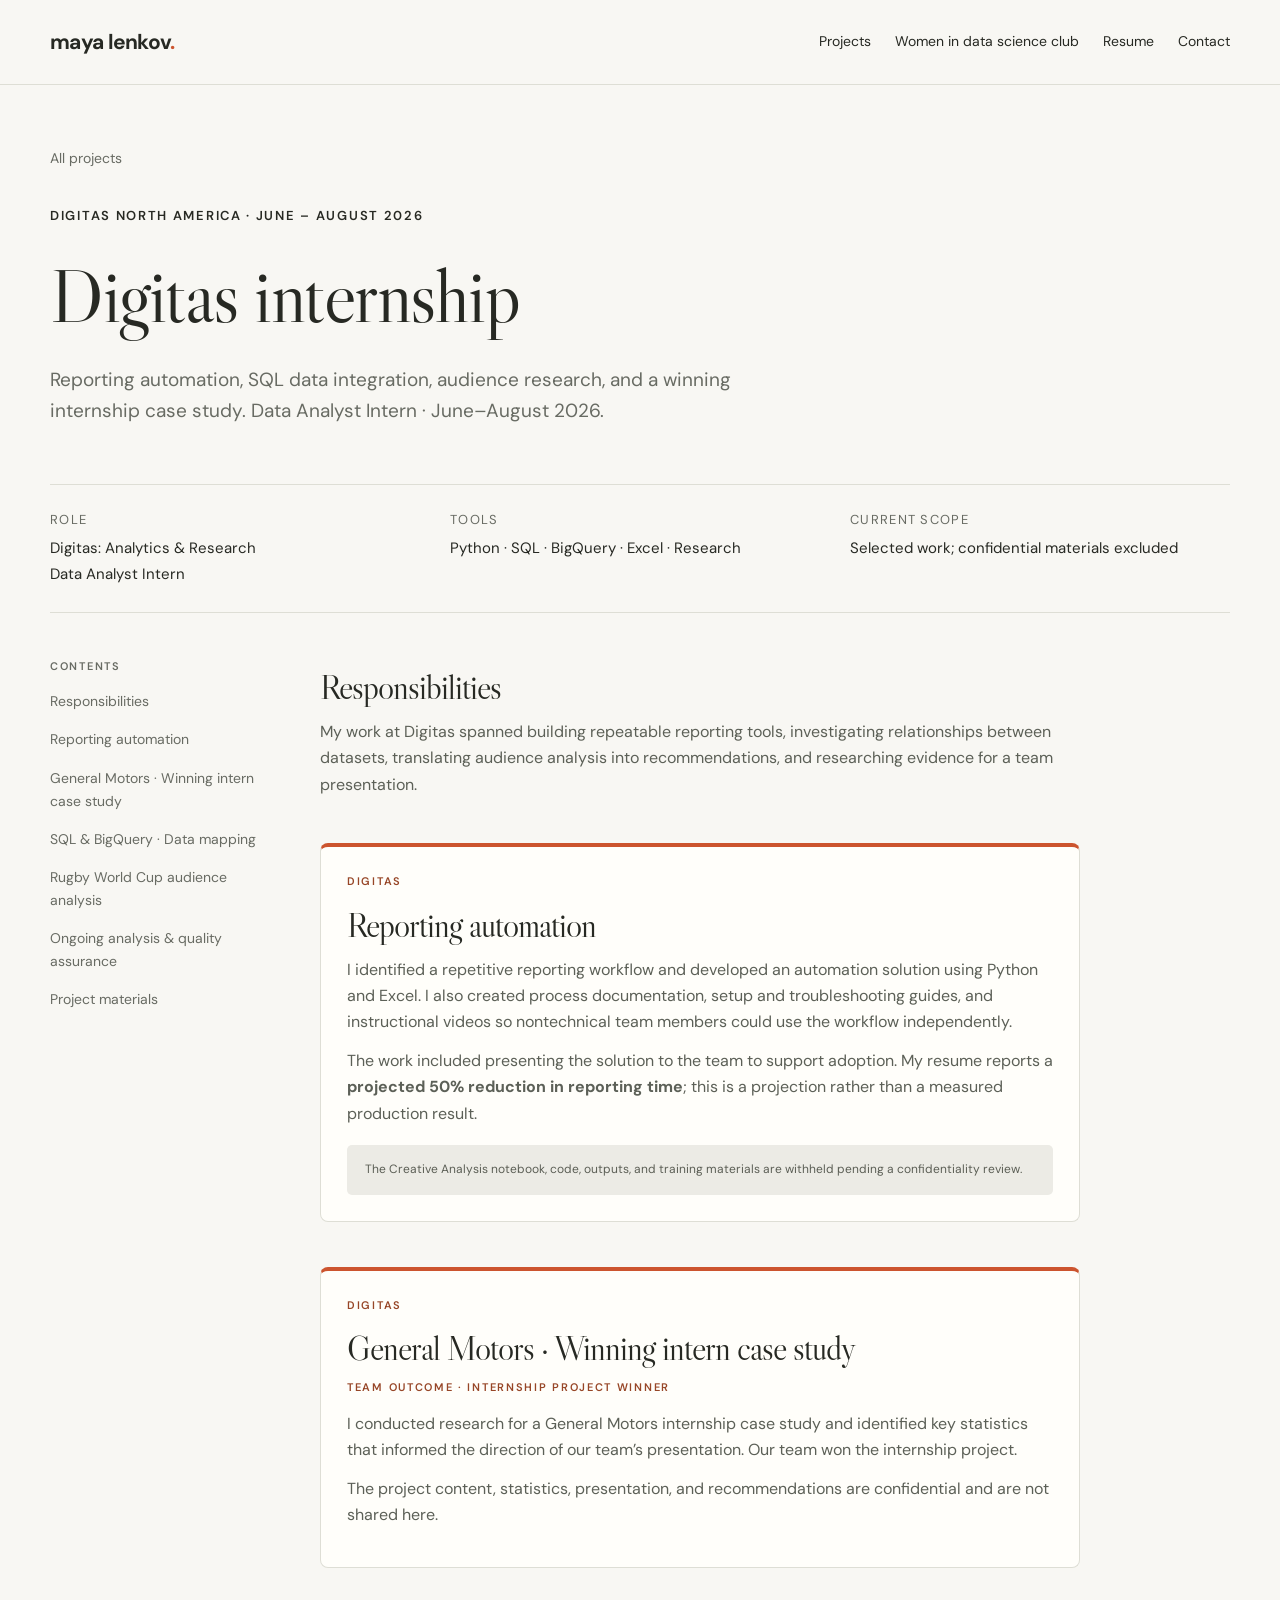
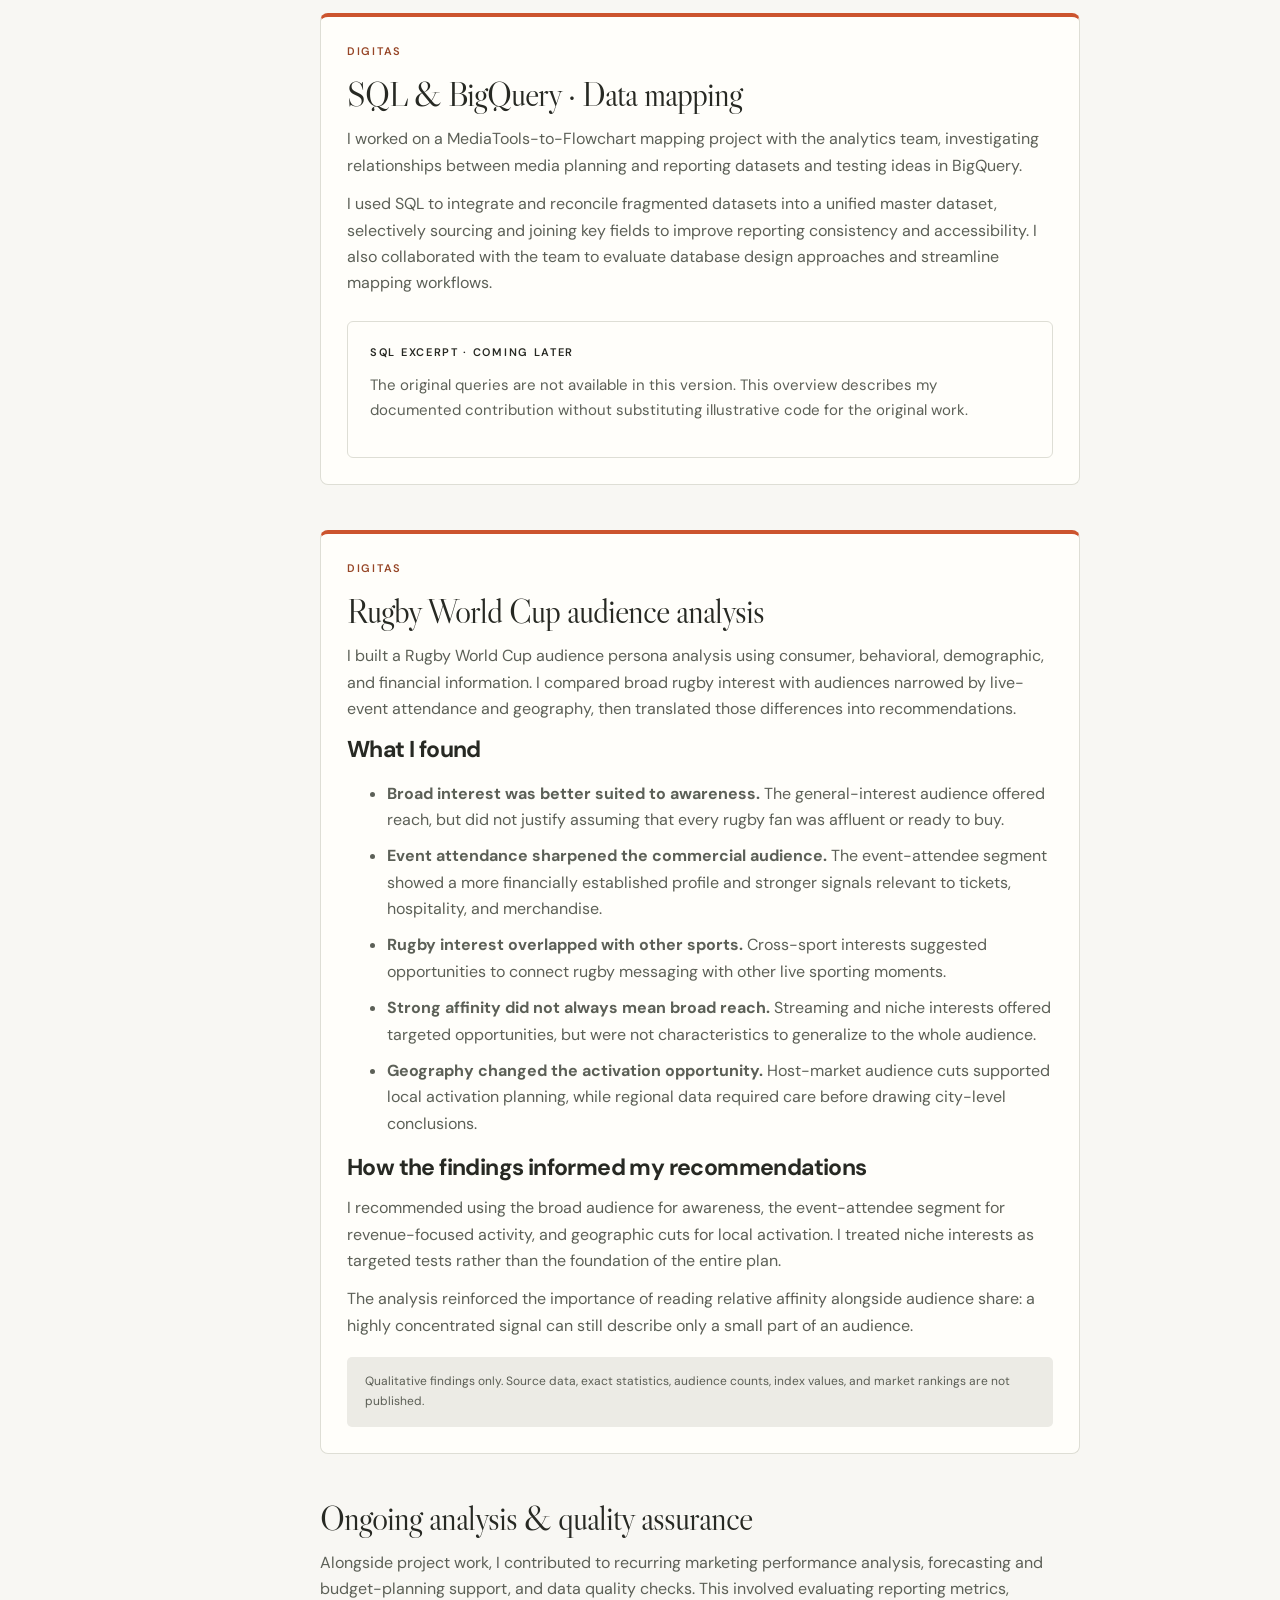
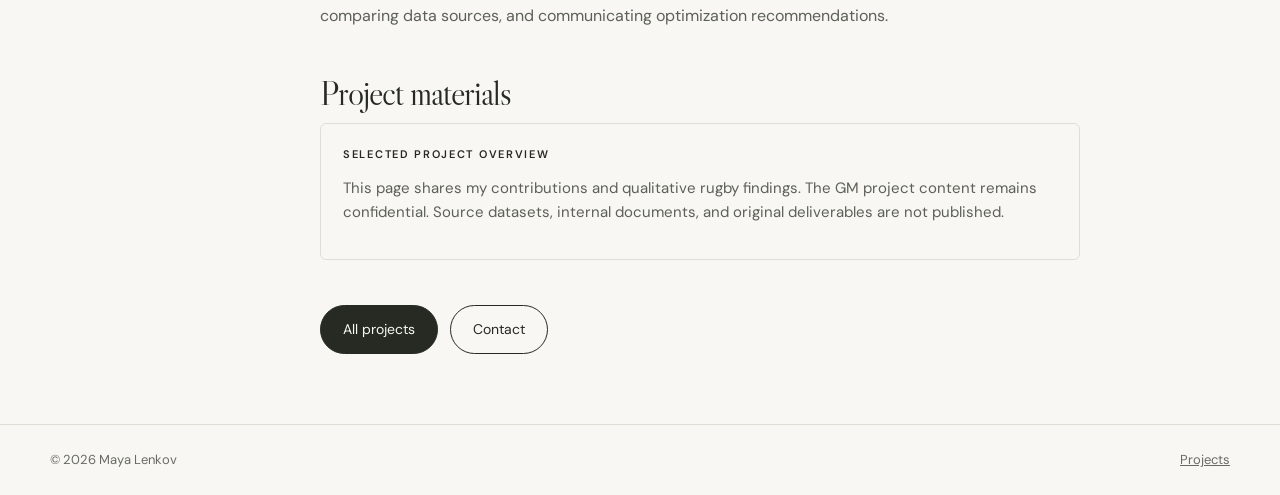
<file: digitas.html>
<!doctype html><html lang="en"><head><meta charset="UTF-8"><meta name="viewport" content="width=device-width,initial-scale=1"><meta name="description" content="Reporting automation, SQL data integration, audience research, and a winning internship case study. Data Analyst Intern · June–August 2026."><meta name="theme-color" content="#f8f7f3"><title>Digitas: Analytics &amp; Research — Maya Lenkov</title><link rel="icon" href="assets/favicon.svg" type="image/svg+xml"><link rel="stylesheet" href="assets/style.css"></head><body><a class="skip" href="#main">Skip to content</a><header><nav class="wrap" aria-label="Main navigation"><a class="logo" href="index.html">maya lenkov<b>.</b></a><div class="navlinks"><a href="index.html#work">Projects</a><a href="wicds.html">Women in data science club</a><a href="resume.html">Resume</a><a href="index.html#contact">Contact</a></div></nav></header><main id="main" class="wrap"><div class="case-hero"><a class="back" href="index.html#experience">All projects</a><div class="eyebrow" style="margin-top:35px">Digitas North America · June – August 2026</div><h1>Digitas internship</h1><p class="lead">Reporting automation, SQL data integration, audience research, and a winning internship case study. Data Analyst Intern · June–August 2026.</p></div><div class="case-meta"><div><small>Role</small><span>Digitas: Analytics & Research<br>Data Analyst Intern</span></div><div><small>Tools</small><span>Python · SQL · BigQuery · Excel · Research</span></div><div><small>Current scope</small><span>Selected work; confidential materials excluded</span></div></div><div class="case-layout"><aside class="case-aside" aria-label="On this page"><div class="eyebrow">Contents</div><a href="#overview">Responsibilities</a><a href="#automation">Reporting automation</a><a href="#gm">General Motors · Winning intern case study</a><a href="#sql">SQL & BigQuery · Data mapping</a><a href="#rugby">Rugby World Cup audience analysis</a><a href="#reporting">Ongoing analysis & quality assurance</a><a href="#evidence">Project materials</a></aside><article class="case-content"><section id="overview"><h2>Responsibilities</h2><p>My work at Digitas spanned building repeatable reporting tools, investigating relationships between datasets, translating audience analysis into recommendations, and researching evidence for a team presentation.</p></section><section id="automation" class="internship-project"><div class="eyebrow">Digitas</div><h2>Reporting automation</h2><p>I identified a repetitive reporting workflow and developed an automation solution using Python and Excel. I also created process documentation, setup and troubleshooting guides, and instructional videos so nontechnical team members could use the workflow independently.</p><p>The work included presenting the solution to the team to support adoption. My resume reports a <strong>projected 50% reduction in reporting time</strong>; this is a projection rather than a measured production result.</p><div class="notice">The Creative Analysis notebook, code, outputs, and training materials are withheld pending a confidentiality review.</div></section><section id="gm" class="internship-project"><div class="eyebrow">Digitas</div><h2>General Motors · Winning intern case study</h2><div class="eyebrow">Team outcome · Internship project winner</div><p>I conducted research for a General Motors internship case study and identified key statistics that informed the direction of our team’s presentation. Our team won the internship project.</p><p>The project content, statistics, presentation, and recommendations are confidential and are not shared here.</p></section><section id="sql" class="internship-project"><div class="eyebrow">Digitas</div><h2>SQL & BigQuery · Data mapping</h2><p>I worked on a MediaTools-to-Flowchart mapping project with the analytics team, investigating relationships between media planning and reporting datasets and testing ideas in BigQuery.</p><p>I used SQL to integrate and reconcile fragmented datasets into a unified master dataset, selectively sourcing and joining key fields to improve reporting consistency and accessibility. I also collaborated with the team to evaluate database design approaches and streamline mapping workflows.</p><div class="evidence" style="margin-top:24px"><div class="eyebrow">SQL excerpt · Coming later</div><p>The original queries are not available in this version. This overview describes my documented contribution without substituting illustrative code for the original work.</p></div></section><section id="rugby" class="internship-project"><div class="eyebrow">Digitas</div><h2>Rugby World Cup audience analysis</h2><p>I built a Rugby World Cup audience persona analysis using consumer, behavioral, demographic, and financial information. I compared broad rugby interest with audiences narrowed by live-event attendance and geography, then translated those differences into recommendations.</p><h3>What I found</h3><ul><li><strong>Broad interest was better suited to awareness.</strong> The general-interest audience offered reach, but did not justify assuming that every rugby fan was affluent or ready to buy.</li><li><strong>Event attendance sharpened the commercial audience.</strong> The event-attendee segment showed a more financially established profile and stronger signals relevant to tickets, hospitality, and merchandise.</li><li><strong>Rugby interest overlapped with other sports.</strong> Cross-sport interests suggested opportunities to connect rugby messaging with other live sporting moments.</li><li><strong>Strong affinity did not always mean broad reach.</strong> Streaming and niche interests offered targeted opportunities, but were not characteristics to generalize to the whole audience.</li><li><strong>Geography changed the activation opportunity.</strong> Host-market audience cuts supported local activation planning, while regional data required care before drawing city-level conclusions.</li></ul><h3>How the findings informed my recommendations</h3><p>I recommended using the broad audience for awareness, the event-attendee segment for revenue-focused activity, and geographic cuts for local activation. I treated niche interests as targeted tests rather than the foundation of the entire plan.</p><p>The analysis reinforced the importance of reading relative affinity alongside audience share: a highly concentrated signal can still describe only a small part of an audience.</p><div class="notice">Qualitative findings only. Source data, exact statistics, audience counts, index values, and market rankings are not published.</div></section><section id="reporting"><h2>Ongoing analysis & quality assurance</h2><p>Alongside project work, I contributed to recurring marketing performance analysis, forecasting and budget-planning support, and data quality checks. This involved evaluating reporting metrics, comparing data sources, and communicating optimization recommendations.</p></section><section id="evidence"><h2>Project materials</h2><div class="evidence"><div class="eyebrow">Selected project overview</div><p>This page shares my contributions and qualitative rugby findings. The GM project content remains confidential. Source datasets, internal documents, and original deliverables are not published.</p></div></section><div class="actions"><a class="button" href="index.html#work">All projects</a><a class="button light" href="index.html#contact">Contact</a></div></article></div></main><footer><div class="wrap footer-inner"><span>© 2026 Maya Lenkov</span><a href="index.html#work">Projects</a></div></footer></body></html>
</file>
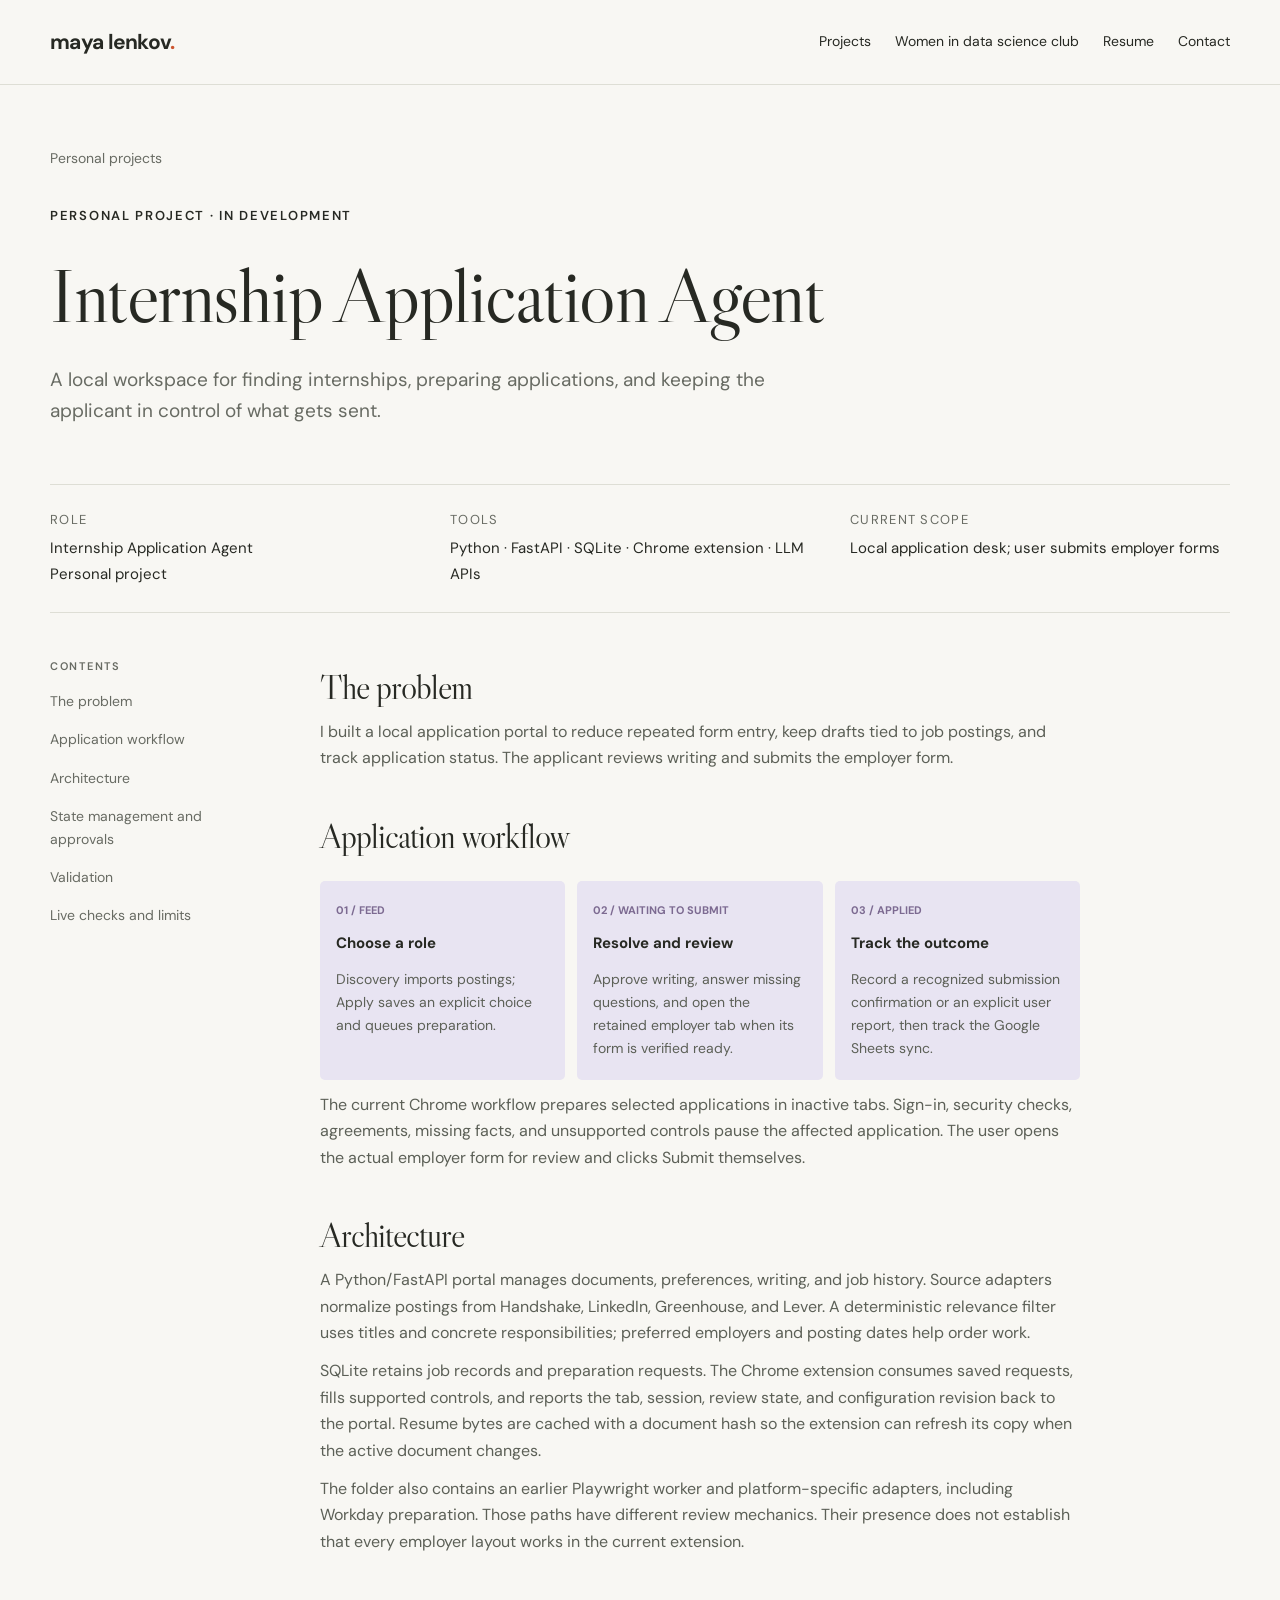
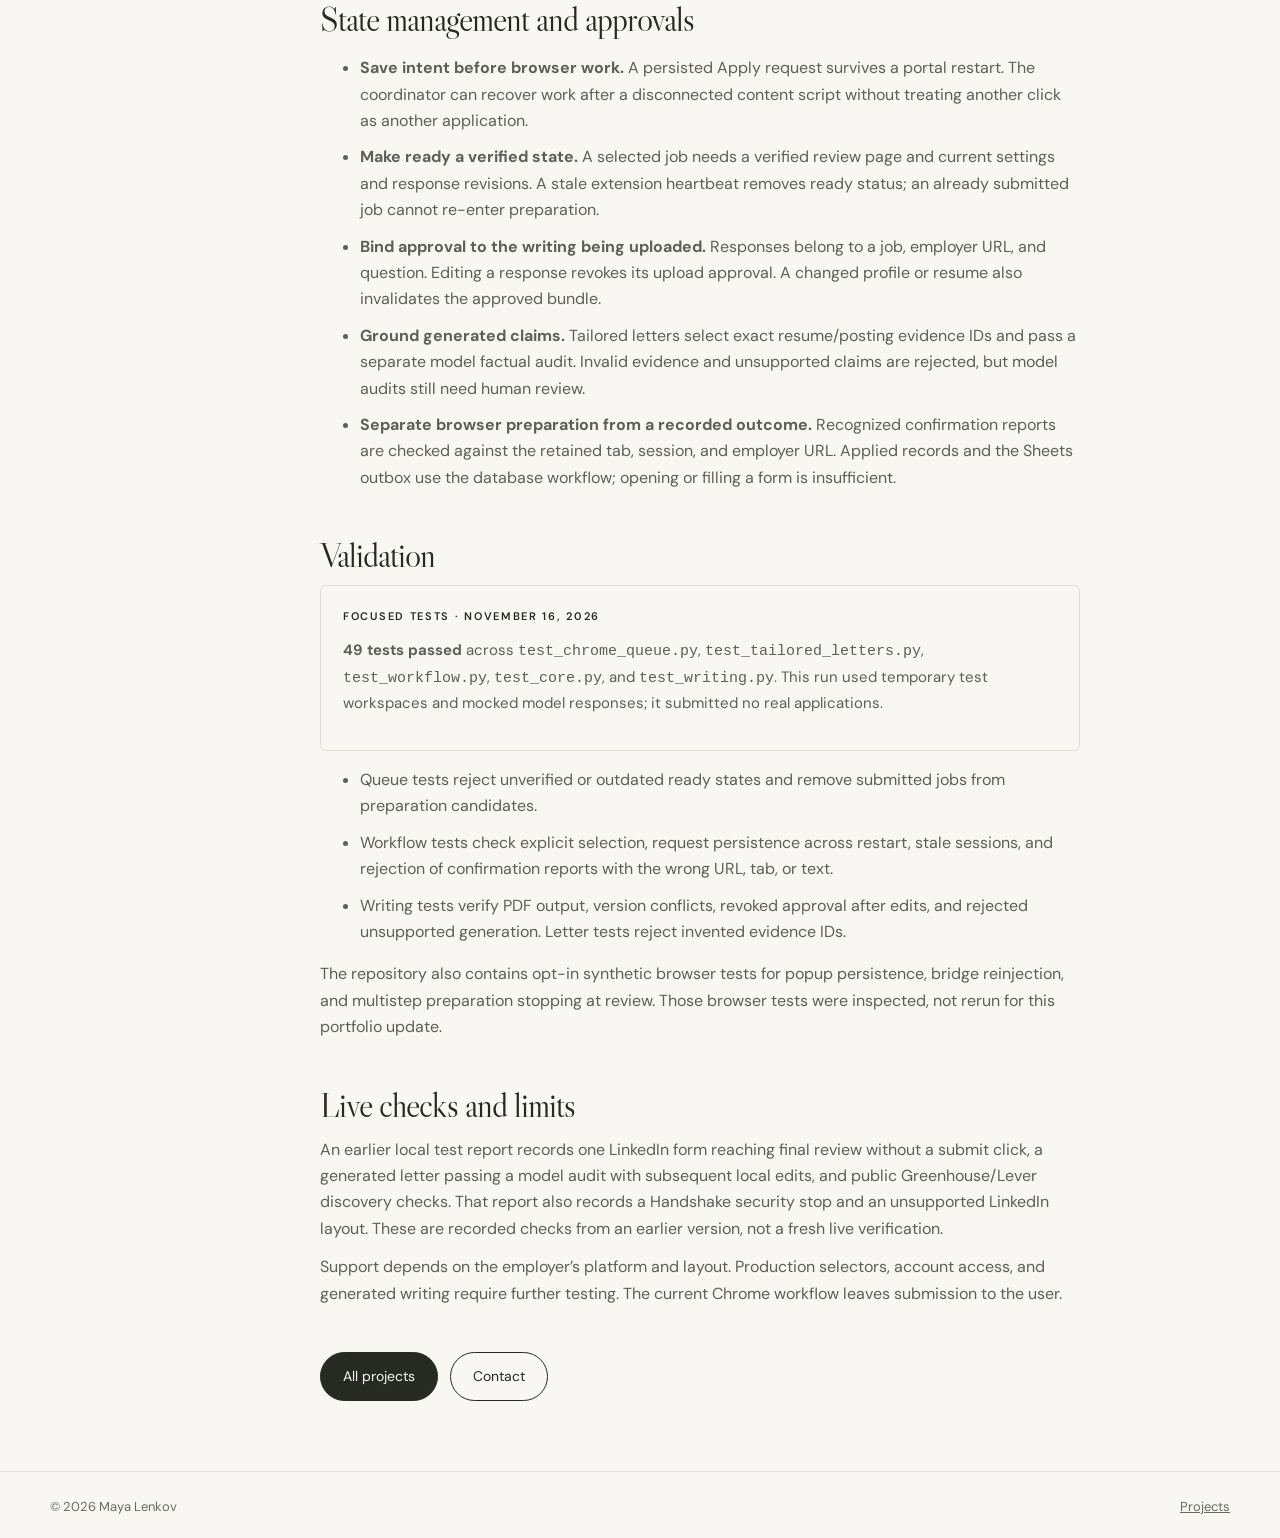
<file: internship-agent.html>
<!doctype html><html lang="en"><head><meta charset="UTF-8"><meta name="viewport" content="width=device-width,initial-scale=1"><meta name="description" content="A local workspace for finding internships, preparing applications, and keeping the applicant in control of what gets sent."><meta name="theme-color" content="#f8f7f3"><title>Internship Application Agent — Maya Lenkov</title><link rel="icon" href="assets/favicon.svg" type="image/svg+xml"><link rel="stylesheet" href="assets/style.css"></head><body><a class="skip" href="#main">Skip to content</a><header><nav class="wrap" aria-label="Main navigation"><a class="logo" href="index.html">maya lenkov<b>.</b></a><div class="navlinks"><a href="index.html#work">Projects</a><a href="wicds.html">Women in data science club</a><a href="resume.html">Resume</a><a href="index.html#contact">Contact</a></div></nav></header><main id="main" class="wrap"><div class="case-hero"><a class="back" href="personal-projects.html">Personal projects</a><div class="eyebrow" style="margin-top:35px">Personal project · In development</div><h1>Internship Application Agent</h1><p class="lead">A local workspace for finding internships, preparing applications, and keeping the applicant in control of what gets sent.</p></div><div class="case-meta"><div><small>Role</small><span>Internship Application Agent<br>Personal project</span></div><div><small>Tools</small><span>Python · FastAPI · SQLite · Chrome extension · LLM APIs</span></div><div><small>Current scope</small><span>Local application desk; user submits employer forms</span></div></div><div class="case-layout"><aside class="case-aside" aria-label="On this page"><div class="eyebrow">Contents</div><a href="#problem">The problem</a><a href="#approach">Application workflow</a><a href="#architecture">Architecture</a><a href="#decisions">State management and approvals</a><a href="#evidence">Validation</a><a href="#status">Live checks and limits</a></aside><article class="case-content"><section id="problem"><h2>The problem</h2><p>I built a local application portal to reduce repeated form entry, keep drafts tied to job postings, and track application status. The applicant reviews writing and submits the employer form.</p></section><section id="approach"><h2>Application workflow</h2><div class="workflow"><div><b>01 / FEED</b><strong>Choose a role</strong><p>Discovery imports postings; Apply saves an explicit choice and queues preparation.</p></div><div><b>02 / WAITING TO SUBMIT</b><strong>Resolve and review</strong><p>Approve writing, answer missing questions, and open the retained employer tab when its form is verified ready.</p></div><div><b>03 / APPLIED</b><strong>Track the outcome</strong><p>Record a recognized submission confirmation or an explicit user report, then track the Google Sheets sync.</p></div></div><p>The current Chrome workflow prepares selected applications in inactive tabs. Sign-in, security checks, agreements, missing facts, and unsupported controls pause the affected application. The user opens the actual employer form for review and clicks Submit themselves.</p></section><section id="architecture"><h2>Architecture</h2><p>A Python/FastAPI portal manages documents, preferences, writing, and job history. Source adapters normalize postings from Handshake, LinkedIn, Greenhouse, and Lever. A deterministic relevance filter uses titles and concrete responsibilities; preferred employers and posting dates help order work.</p><p>SQLite retains job records and preparation requests. The Chrome extension consumes saved requests, fills supported controls, and reports the tab, session, review state, and configuration revision back to the portal. Resume bytes are cached with a document hash so the extension can refresh its copy when the active document changes.</p><p>The folder also contains an earlier Playwright worker and platform-specific adapters, including Workday preparation. Those paths have different review mechanics. Their presence does not establish that every employer layout works in the current extension.</p></section><section id="decisions"><h2>State management and approvals</h2><ul><li><strong>Save intent before browser work.</strong> A persisted Apply request survives a portal restart. The coordinator can recover work after a disconnected content script without treating another click as another application.</li><li><strong>Make ready a verified state.</strong> A selected job needs a verified review page and current settings and response revisions. A stale extension heartbeat removes ready status; an already submitted job cannot re-enter preparation.</li><li><strong>Bind approval to the writing being uploaded.</strong> Responses belong to a job, employer URL, and question. Editing a response revokes its upload approval. A changed profile or resume also invalidates the approved bundle.</li><li><strong>Ground generated claims.</strong> Tailored letters select exact resume/posting evidence IDs and pass a separate model factual audit. Invalid evidence and unsupported claims are rejected, but model audits still need human review.</li><li><strong>Separate browser preparation from a recorded outcome.</strong> Recognized confirmation reports are checked against the retained tab, session, and employer URL. Applied records and the Sheets outbox use the database workflow; opening or filling a form is insufficient.</li></ul></section><section id="evidence"><h2>Validation</h2><div class="evidence"><div class="eyebrow">Focused tests · November 16, 2026</div><p><strong>49 tests passed</strong> across <code>test_chrome_queue.py</code>, <code>test_tailored_letters.py</code>, <code>test_workflow.py</code>, <code>test_core.py</code>, and <code>test_writing.py</code>. This run used temporary test workspaces and mocked model responses; it submitted no real applications.</p></div><ul><li>Queue tests reject unverified or outdated ready states and remove submitted jobs from preparation candidates.</li><li>Workflow tests check explicit selection, request persistence across restart, stale sessions, and rejection of confirmation reports with the wrong URL, tab, or text.</li><li>Writing tests verify PDF output, version conflicts, revoked approval after edits, and rejected unsupported generation. Letter tests reject invented evidence IDs.</li></ul><p>The repository also contains opt-in synthetic browser tests for popup persistence, bridge reinjection, and multistep preparation stopping at review. Those browser tests were inspected, not rerun for this portfolio update.</p></section><section id="status"><h2>Live checks and limits</h2><p>An earlier local test report records one LinkedIn form reaching final review without a submit click, a generated letter passing a model audit with subsequent local edits, and public Greenhouse/Lever discovery checks. That report also records a Handshake security stop and an unsupported LinkedIn layout. These are recorded checks from an earlier version, not a fresh live verification.</p><p>Support depends on the employer’s platform and layout. Production selectors, account access, and generated writing require further testing. The current Chrome workflow leaves submission to the user.</p></section><div class="actions"><a class="button" href="index.html#work">All projects</a><a class="button light" href="index.html#contact">Contact</a></div></article></div></main><footer><div class="wrap footer-inner"><span>© 2026 Maya Lenkov</span><a href="index.html#work">Projects</a></div></footer></body></html>
</file>
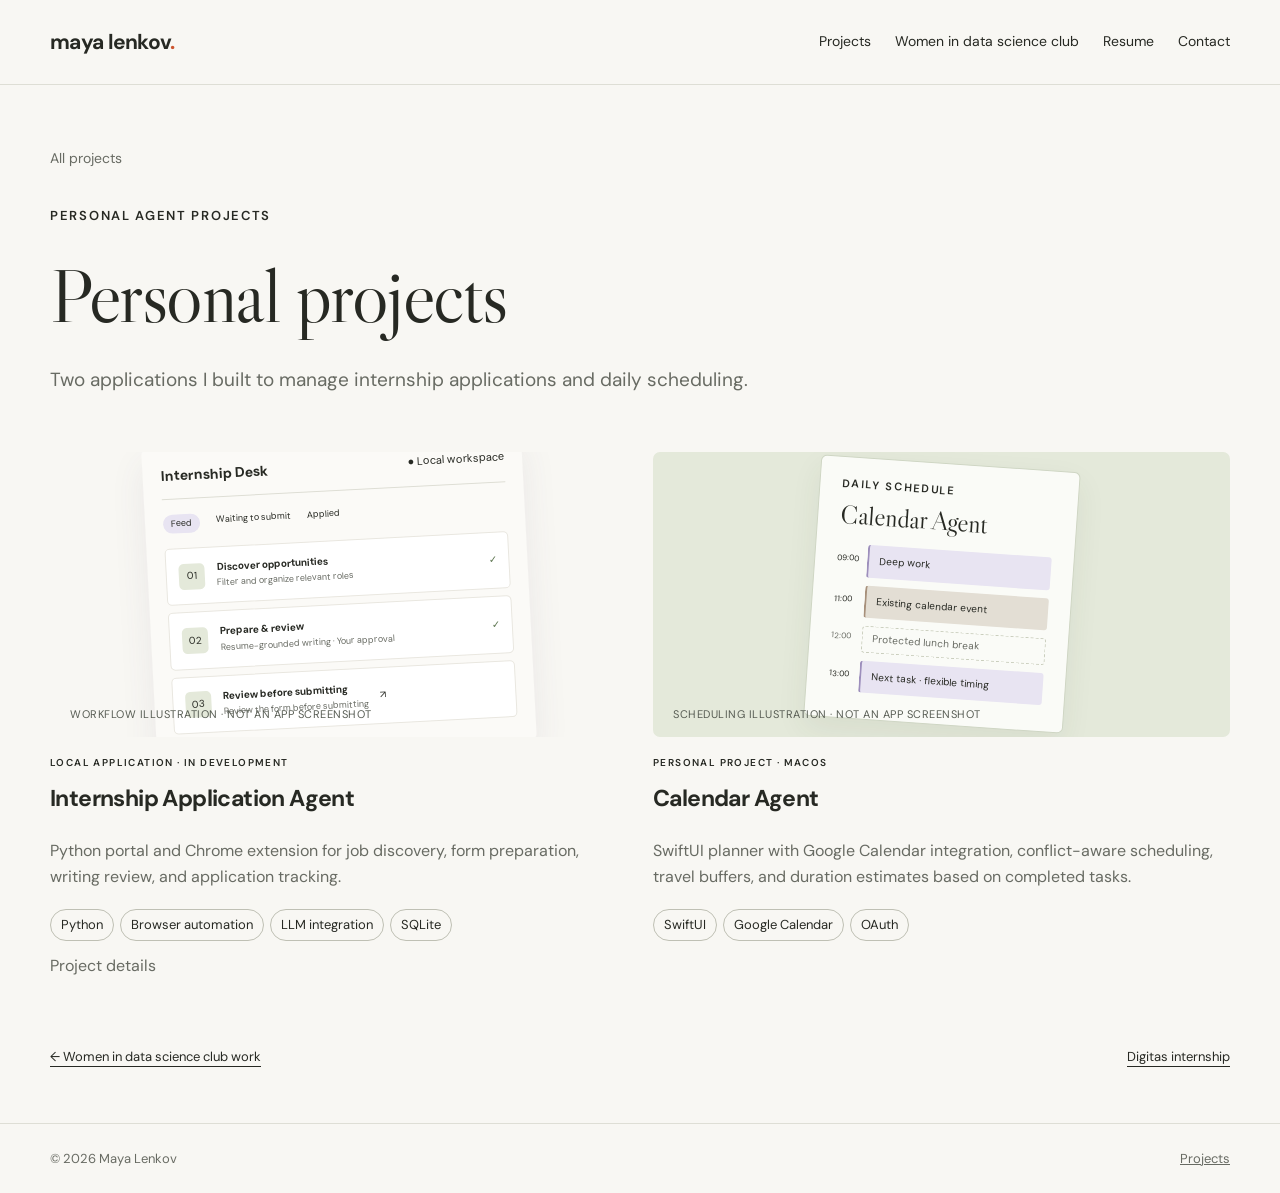
<file: personal-projects.html>
<!doctype html><html lang="en"><head><meta charset="UTF-8"><meta name="viewport" content="width=device-width,initial-scale=1"><meta name="description" content="Independent agent projects by Maya Lenkov: an internship application workspace and calendar planner."><meta name="theme-color" content="#f8f7f3"><title>Personal agent projects — Maya Lenkov</title><link rel="icon" href="assets/favicon.svg" type="image/svg+xml"><link rel="stylesheet" href="assets/style.css"></head><body><a class="skip" href="#main">Skip to content</a><header><nav class="wrap" aria-label="Main navigation"><a class="logo" href="index.html">maya lenkov<b>.</b></a><div class="navlinks"><a href="index.html#work">Projects</a><a href="wicds.html">Women in data science club</a><a href="resume.html">Resume</a><a href="index.html#contact">Contact</a></div></nav></header><main id="main" class="wrap"><div class="case-hero"><a class="back" href="index.html#work">All projects</a><div class="eyebrow" style="margin-top:35px">Personal agent projects</div><h1>Personal projects</h1><p class="lead">Two applications I built to manage internship applications and daily scheduling.</p></div><div class="project-grid">
<a class="project-card" href="internship-agent.html"><div class="visual"><div class="desk" aria-hidden="true"><div class="desk-head"><b>Internship Desk</b><span>● Local workspace</span></div><div class="desk-tabs"><span>Feed</span><span>Waiting to submit</span><span>Applied</span></div><div class="desk-row"><i>01</i><div><b>Discover opportunities</b><small>Filter and organize relevant roles</small></div><span class="check">✓</span></div><div class="desk-row"><i>02</i><div><b>Prepare & review</b><small>Resume-grounded writing · Your approval</small></div><span class="check">✓</span></div><div class="desk-row"><i>03</i><div><b>Review before submitting</b><small>Review the form before submitting</small></div><span>↗</span></div></div><span class="visual-label">Workflow illustration · not an app screenshot</span></div><div class="project-copy"><div class="status">Local application · In development</div><div class="project-title"><h3>Internship Application Agent</h3></div><p>Python portal and Chrome extension for job discovery, form preparation, writing review, and application tracking.</p><div class="tags"><span>Python</span><span>Browser automation</span><span>LLM integration</span><span>SQLite</span></div><p class="textlink">Project details</p></div></a>
<a class="project-card" href="calendar-agent.html"><div class="visual calvisual"><div class="calendar" aria-hidden="true"><div class="eyebrow">Daily schedule</div><strong>Calendar Agent</strong><div class="cal-event lilac" data-time="09:00">Deep work</div><div class="cal-event" data-time="11:00">Existing calendar event</div><div class="cal-event meal" data-time="12:00">Protected lunch break</div><div class="cal-event lilac" data-time="13:00">Next task · flexible timing</div></div><span class="visual-label">Scheduling illustration · not an app screenshot</span></div><div class="project-copy"><div class="status">Personal project · macOS</div><div class="project-title"><h3>Calendar Agent</h3></div><p>SwiftUI planner with Google Calendar integration, conflict-aware scheduling, travel buffers, and duration estimates based on completed tasks.</p><div class="tags"><span>SwiftUI</span><span>Google Calendar</span><span>OAuth</span></div></div></a>
</div><div class="category-return"><a href="wicds.html">← Women in data science club work</a><a href="digitas.html">Digitas internship</a></div></main><footer><div class="wrap footer-inner"><span>© 2026 Maya Lenkov</span><a href="index.html#work">Projects</a></div></footer></body></html>
</file>
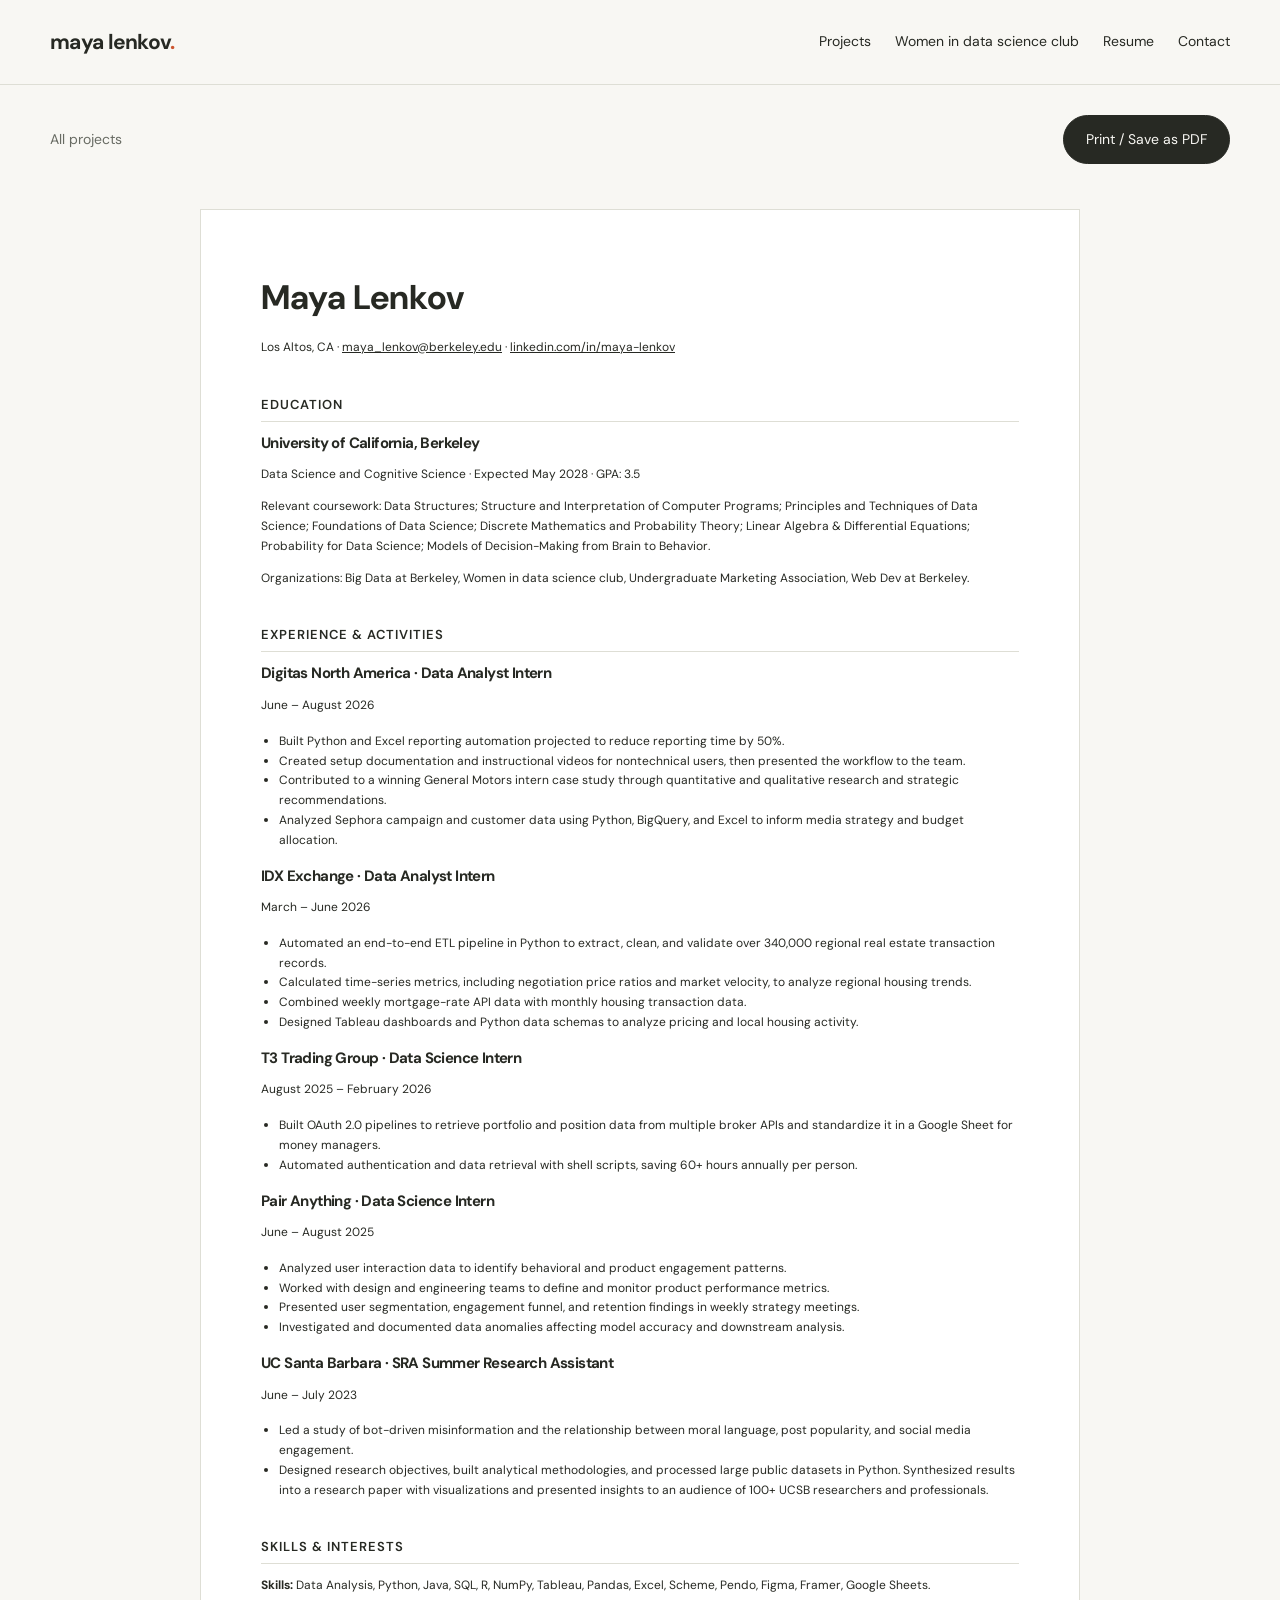
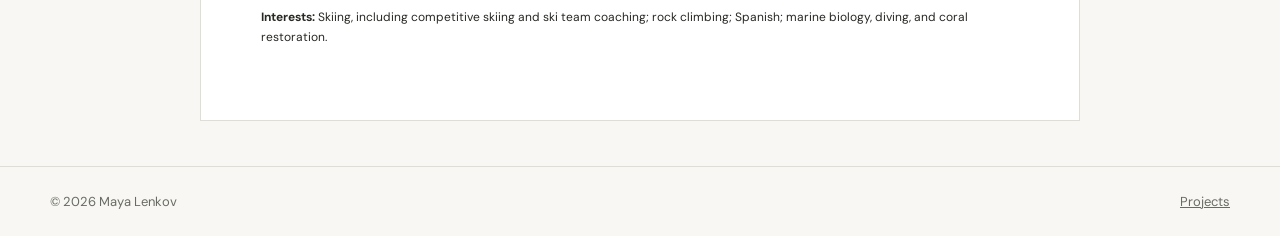
<file: resume.html>
<!doctype html><html lang="en"><head><meta charset="UTF-8"><meta name="viewport" content="width=device-width,initial-scale=1"><meta name="description" content="Maya Lenkov — education, experience, skills, and interests."><meta name="theme-color" content="#f8f7f3"><title>Resume — Maya Lenkov</title><link rel="icon" href="assets/favicon.svg" type="image/svg+xml"><link rel="stylesheet" href="assets/style.css"></head><body><a class="skip" href="#main">Skip to content</a><header><nav class="wrap" aria-label="Main navigation"><a class="logo" href="index.html">maya lenkov<b>.</b></a><div class="navlinks"><a href="index.html#work">Projects</a><a href="wicds.html">Women in data science club</a><a href="resume.html">Resume</a><a href="index.html#contact">Contact</a></div></nav></header><main id="main" class="wrap"><div class="resume-toolbar"><a class="back" href="index.html">All projects</a><button class="button" onclick="window.print()">Print / Save as PDF</button></div><article class="resume-sheet"><h1>Maya Lenkov</h1><p>Los Altos, CA · <a href="mailto:maya_lenkov@berkeley.edu">maya_lenkov@berkeley.edu</a> · <a href="https://www.linkedin.com/in/maya-lenkov/">linkedin.com/in/maya-lenkov</a></p><h2>Education</h2><h3>University of California, Berkeley</h3><p>Data Science and Cognitive Science · Expected May 2028 · GPA: 3.5</p><p>Relevant coursework: Data Structures; Structure and Interpretation of Computer Programs; Principles and Techniques of Data Science; Foundations of Data Science; Discrete Mathematics and Probability Theory; Linear Algebra & Differential Equations; Probability for Data Science; Models of Decision-Making from Brain to Behavior.</p><p>Organizations: Big Data at Berkeley, Women in data science club, Undergraduate Marketing Association, Web Dev at Berkeley.</p><h2>Experience & activities</h2><h3>Digitas North America · Data Analyst Intern</h3><p>June – August 2026</p><ul><li>Built Python and Excel reporting automation projected to reduce reporting time by 50%.</li><li>Created setup documentation and instructional videos for nontechnical users, then presented the workflow to the team.</li><li>Contributed to a winning General Motors intern case study through quantitative and qualitative research and strategic recommendations.</li><li>Analyzed Sephora campaign and customer data using Python, BigQuery, and Excel to inform media strategy and budget allocation.</li></ul><h3>IDX Exchange · Data Analyst Intern</h3><p>March – June 2026</p><ul><li>Automated an end-to-end ETL pipeline in Python to extract, clean, and validate over 340,000 regional real estate transaction records.</li><li>Calculated time-series metrics, including negotiation price ratios and market velocity, to analyze regional housing trends.</li><li>Combined weekly mortgage-rate API data with monthly housing transaction data.</li><li>Designed Tableau dashboards and Python data schemas to analyze pricing and local housing activity.</li></ul><h3>T3 Trading Group · Data Science Intern</h3><p>August 2025 – February 2026</p><ul><li>Built OAuth 2.0 pipelines to retrieve portfolio and position data from multiple broker APIs and standardize it in a Google Sheet for money managers.</li><li>Automated authentication and data retrieval with shell scripts, saving 60+ hours annually per person.</li></ul><h3>Pair Anything · Data Science Intern</h3><p>June – August 2025</p><ul><li>Analyzed user interaction data to identify behavioral and product engagement patterns.</li><li>Worked with design and engineering teams to define and monitor product performance metrics.</li><li>Presented user segmentation, engagement funnel, and retention findings in weekly strategy meetings.</li><li>Investigated and documented data anomalies affecting model accuracy and downstream analysis.</li></ul><h3>UC Santa Barbara · SRA Summer Research Assistant</h3><p>June – July 2023</p><ul><li>Led a study of bot-driven misinformation and the relationship between moral language, post popularity, and social media engagement.</li><li>Designed research objectives, built analytical methodologies, and processed large public datasets in Python. Synthesized results into a research paper with visualizations and presented insights to an audience of 100+ UCSB researchers and professionals.</li></ul><h2>Skills & interests</h2><p><strong>Skills:</strong> Data Analysis, Python, Java, SQL, R, NumPy, Tableau, Pandas, Excel, Scheme, Pendo, Figma, Framer, Google Sheets.</p><p><strong>Interests:</strong> Skiing, including competitive skiing and ski team coaching; rock climbing; Spanish; marine biology, diving, and coral restoration.</p></article></main><footer><div class="wrap footer-inner"><span>© 2026 Maya Lenkov</span><a href="index.html#work">Projects</a></div></footer></body></html>
</file>
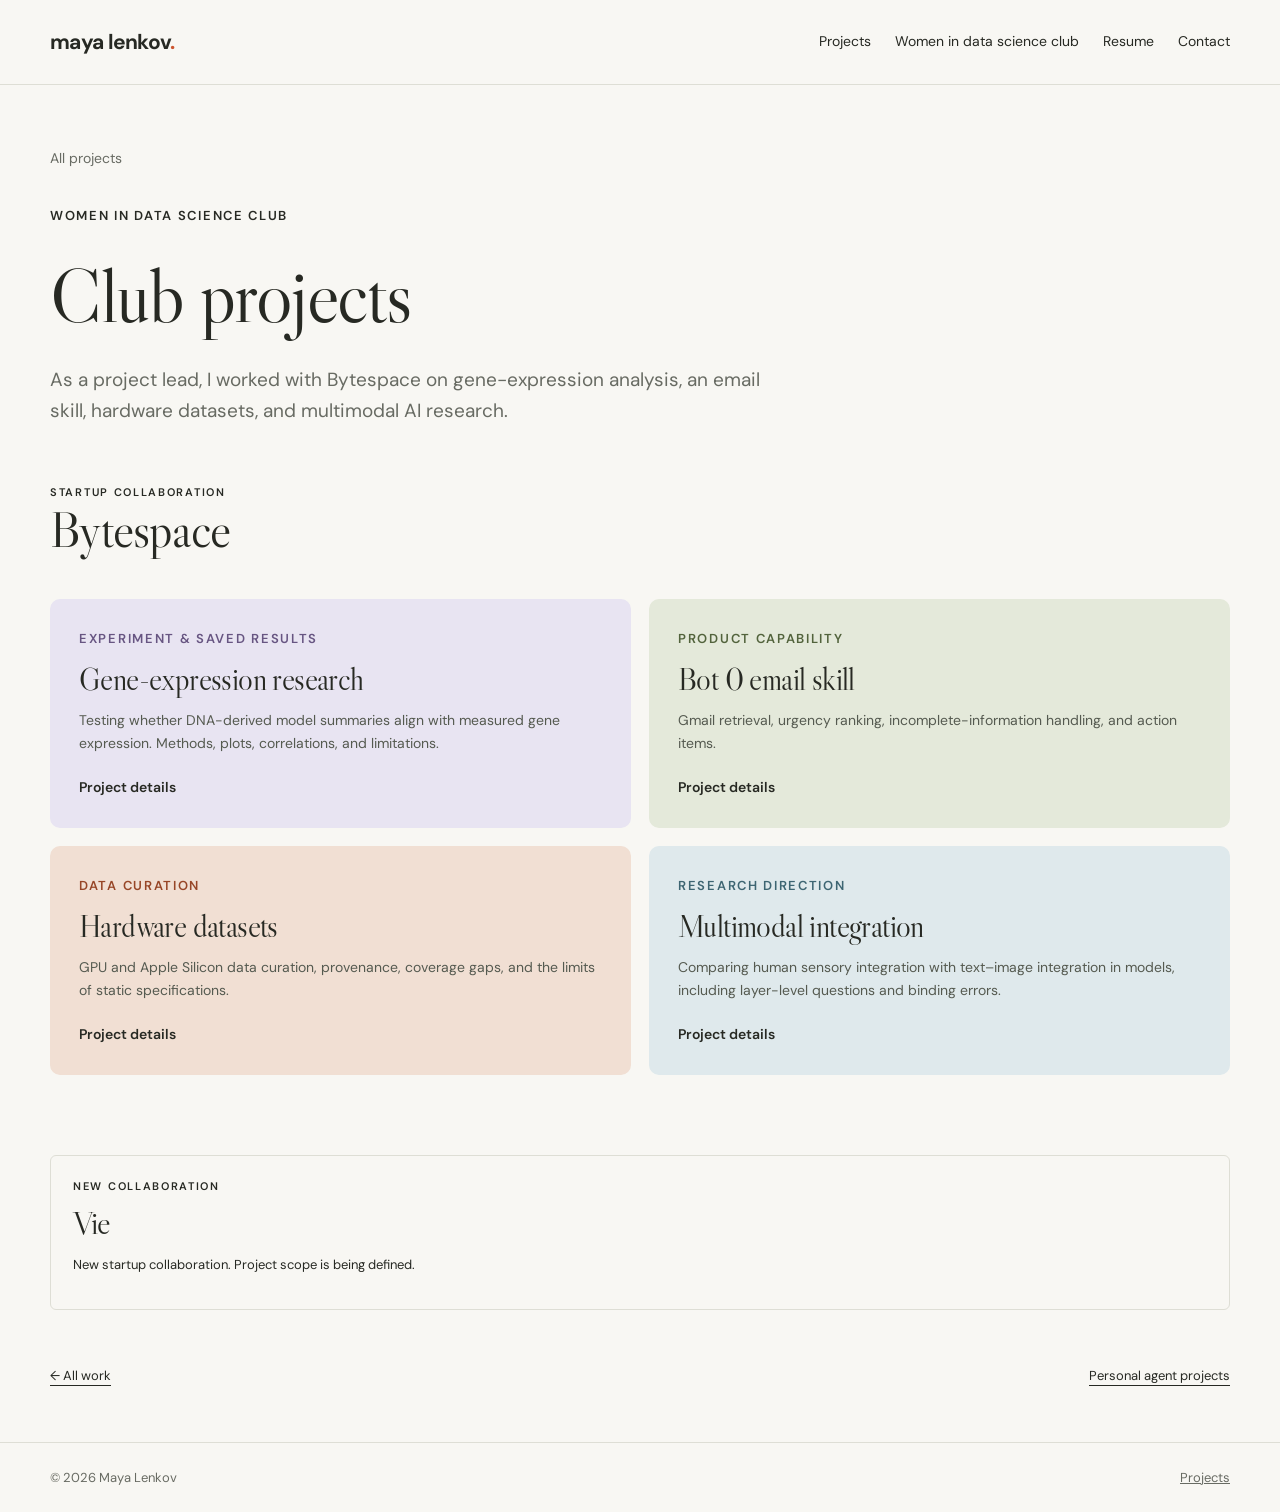
<file: wicds.html>
<!doctype html><html lang="en"><head><meta charset="UTF-8"><meta name="viewport" content="width=device-width,initial-scale=1"><meta name="description" content="Research and product development through Women in data science club."><meta name="theme-color" content="#f8f7f3"><title>Women in data science club — Maya Lenkov</title><link rel="icon" href="assets/favicon.svg" type="image/svg+xml"><link rel="stylesheet" href="assets/style.css"></head><body><a class="skip" href="#main">Skip to content</a><header><nav class="wrap" aria-label="Main navigation"><a class="logo" href="index.html">maya lenkov<b>.</b></a><div class="navlinks"><a href="index.html#work">Projects</a><a href="wicds.html">Women in data science club</a><a href="resume.html">Resume</a><a href="index.html#contact">Contact</a></div></nav></header><main id="main" class="wrap"><div class="case-hero"><a class="back" href="index.html#work">All projects</a><div class="eyebrow" style="margin-top:35px">Women in data science club</div><h1>Club projects</h1><p class="lead">As a project lead, I worked with Bytespace on gene-expression analysis, an email skill, hardware datasets, and multimodal AI research.</p></div><section aria-labelledby="bytespace-heading"><div class="section-heading"><div><div class="eyebrow">Startup collaboration</div><h2 id="bytespace-heading">Bytespace</h2></div></div><div class="study-index"><a class="study-card tone-01" href="bytespace.html#genomics"><div class="eyebrow">Experiment & saved results</div><h2>Gene-expression research</h2><p>Testing whether DNA-derived model summaries align with measured gene expression. Methods, plots, correlations, and limitations.</p><span class="textlink">Project details</span></a><a class="study-card tone-02" href="bytespace.html#bot0-email"><div class="eyebrow">Product capability</div><h2>Bot 0 email skill</h2><p>Gmail retrieval, urgency ranking, incomplete-information handling, and action items.</p><span class="textlink">Project details</span></a><a class="study-card tone-03" href="bytespace.html#hardware"><div class="eyebrow">Data curation</div><h2>Hardware datasets</h2><p>GPU and Apple Silicon data curation, provenance, coverage gaps, and the limits of static specifications.</p><span class="textlink">Project details</span></a><a class="study-card tone-04" href="bytespace.html#multimodal"><div class="eyebrow">Research direction</div><h2>Multimodal integration</h2><p>Comparing human sensory integration with text–image integration in models, including layer-level questions and binding errors.</p><span class="textlink">Project details</span></a></div></section><section class="evidence" style="margin-bottom:55px"><div class="eyebrow">New collaboration</div><h2 style="font-size:32px">Vie</h2><p>New startup collaboration. Project scope is being defined.</p></section><div class="category-return"><a href="index.html#work">← All work</a><a href="personal-projects.html">Personal agent projects</a></div></main><footer><div class="wrap footer-inner"><span>© 2026 Maya Lenkov</span><a href="index.html#work">Projects</a></div></footer></body></html>
</file>
<file: assets/style.css>
@import url('https://fonts.googleapis.com/css2?family=DM+Sans:wght@400;500;600;700&family=Libre+Caslon+Display&display=swap');
:root{--paper:#f8f7f3;--ink:#272923;--muted:#686b63;--line:#deded5;--purple:#e8e4f2;--orange:#cc542e;--green:#e4e9da;--serif:'Libre Caslon Display',Georgia,serif;--sans:'DM Sans',Arial,sans-serif}*{box-sizing:border-box}html{scroll-behavior:smooth;scroll-padding-top:90px}body{margin:0;background:var(--paper);color:var(--ink);font-family:var(--sans);font-size:16px;line-height:1.65}a{color:inherit}button{font:inherit;color:inherit}a,button{-webkit-tap-highlight-color:transparent}a:focus-visible,button:focus-visible,summary:focus-visible{outline:3px solid var(--orange);outline-offset:5px}.wrap{width:min(1180px,calc(100% - 80px));margin:auto}.skip{position:fixed;top:-80px;left:10px;background:white;padding:10px;z-index:100}.skip:focus{top:10px}header{border-bottom:1px solid var(--line);position:sticky;top:0;z-index:20;background:rgba(248,247,243,.97)}nav{height:84px;display:flex;align-items:center;justify-content:space-between;gap:25px}.logo{font-weight:700;text-decoration:none;letter-spacing:-.7px;font-size:21px}.logo b{color:var(--orange)}.navlinks{display:flex;gap:28px;align-items:center}.navlinks a{font-size:13px;text-decoration:none}.navlinks a:hover,.textlink:hover{color:var(--orange)}.navlinks .navcontact{border:1px solid var(--ink);padding:8px 17px;border-radius:30px}.eyebrow{font-size:11px;letter-spacing:1.7px;text-transform:uppercase;font-weight:600;display:flex;gap:11px;align-items:center}.dot{width:7px;height:7px;background:var(--orange);border-radius:50%;display:inline-block}.hero{padding:83px 0 62px;position:relative}.hero h1{font-family:var(--serif);font-weight:400;font-size:clamp(60px,7.7vw,108px);line-height:1.02;letter-spacing:-3px;margin:30px 0}.hero h1 em{font-weight:400;color:var(--orange)}.hero-description{max-width:550px;color:var(--muted);font-size:17px;line-height:1.8}.hero-bottom{display:flex;justify-content:space-between;align-items:end;gap:30px;margin-top:30px}.hero-note{font-size:12px;color:var(--muted);max-width:200px}.button{display:inline-flex;gap:25px;align-items:center;background:var(--ink);color:var(--paper);padding:12px 22px;border-radius:30px;text-decoration:none;font-size:13px;cursor:pointer;border:1px solid var(--ink)}.button:hover{background:var(--orange);border-color:var(--orange)}.button.light{background:transparent;color:var(--ink)}.button.light:hover{background:var(--purple);border-color:var(--ink)}.actions{display:flex;gap:12px;align-items:center;flex-wrap:wrap}.orbit{position:absolute;right:18px;top:30px;width:160px;height:160px;transform:rotate(-12deg)}.orbit svg{width:100%;height:100%;overflow:visible}.strip{border-top:1px solid var(--line);border-bottom:1px solid var(--line);display:flex;justify-content:space-between;padding:20px 0;font-size:11px;text-transform:uppercase;letter-spacing:1.3px;gap:15px;color:var(--muted)}.section{padding:76px 0}.section-heading{display:flex;justify-content:space-between;align-items:end;margin-bottom:30px;gap:20px}h2{font-family:var(--serif);font-size:50px;line-height:1.15;font-weight:400;letter-spacing:-1px;margin:10px 0}h3{font-size:23px;line-height:1.3;letter-spacing:-.6px;margin:12px 0}p{margin:12px 0}.section-heading>p{font-size:13px;color:var(--muted);max-width:300px}.project-grid{display:grid;grid-template-columns:1fr 1fr;gap:36px 26px}.project-card{display:block;text-decoration:none}.project-card.featured{grid-column:1/-1;display:grid;grid-template-columns:1.25fr 1fr;background:var(--purple);border-radius:8px;overflow:hidden}.project-card .visual{height:285px;overflow:hidden;border-radius:7px;position:relative;display:flex;align-items:center;justify-content:center;transition:transform .25s}.project-card:hover .visual{transform:translateY(-4px)}.featured .visual{height:360px;border-radius:0;border-right:1px solid #d3cede}.project-copy{padding:18px 0 0}.featured .project-copy{padding:48px 38px;align-self:center}.project-copy p{font-size:14px;color:var(--muted)}.tags{display:flex;gap:6px;flex-wrap:wrap;margin-top:19px}.tags span{font-size:10px;padding:4px 10px;border:1px solid #bfc0b4;border-radius:30px}.project-title{display:flex;justify-content:space-between;align-items:center;gap:20px}.arrow{font-size:25px;font-weight:400;transition:transform .2s}.project-card:hover .arrow{transform:translate(3px,-3px)}.status{font-size:10px;font-weight:600;letter-spacing:1.4px;text-transform:uppercase}.visual-label{position:absolute;bottom:14px;left:20px;font-size:9px;letter-spacing:1.3px;text-transform:uppercase;color:#575c53}.desk{width:78%;background:#fbfaf7;box-shadow:0 16px 35px #50476616;border-radius:8px;transform:rotate(-3deg);padding:18px;max-width:380px}.desk-head{display:flex;justify-content:space-between;border-bottom:1px solid var(--line);padding-bottom:11px;font-size:11px}.desk-head b{font-size:14px}.desk-tabs{display:flex;gap:16px;font-size:9px;margin:15px 0}.desk-tabs span:first-child{background:var(--purple);padding:2px 8px;border-radius:10px}.desk-row{display:flex;gap:12px;align-items:center;background:white;border:1px solid #e9e7e0;padding:12px;margin:7px 0;border-radius:5px;font-size:10px}.desk-row i{width:26px;height:26px;background:var(--green);display:grid;place-items:center;font-style:normal;border-radius:5px}.desk-row small{display:block;color:var(--muted);font-size:9px}.desk-row .check{margin-left:auto;color:#577049}.calvisual{background:var(--green)}.calendar{background:#fafbf7;border:1px solid #cfd6c4;width:260px;padding:18px 22px;transform:rotate(4deg);border-radius:6px;box-shadow:0 12px 30px #35412e12}.calendar strong{font-family:var(--serif);font-size:26px;font-weight:400}.cal-event{font-size:10px;margin:8px 0 8px 30px;padding:8px 10px;background:#e3ded4;border-left:2px solid #a7907b;border-radius:3px;position:relative}.cal-event:before{content:attr(data-time);position:absolute;left:-32px;font-size:8px}.cal-event.lilac{background:var(--purple);border-color:#9d8fbc}.cal-event.meal{background:transparent;border:1px dashed #c9cdbc;color:var(--muted);padding:4px 10px}.lined{border-top:1px solid var(--line)}.exp-row{border-bottom:1px solid var(--line)}summary{cursor:pointer;list-style:none;display:grid;grid-template-columns:180px 1fr 170px 20px;gap:22px;align-items:center;padding:25px 0}summary::-webkit-details-marker{display:none}.exp-company{font-weight:600;font-size:17px}.exp-role,.exp-date{font-size:12px;color:var(--muted)}.exp-date{text-align:right}.plus{font-size:24px;font-weight:400}details[open] .plus{transform:rotate(45deg)}.exp-body{padding:0 45px 28px 202px;max-width:1050px;font-size:14px;color:var(--muted)}.exp-body ul{padding-left:18px}.exp-body li{margin:9px 0}.textlink{font-size:12px;text-underline-offset:5px}.notice{background:#ecebe5;border-radius:5px;padding:15px 18px;font-size:12px;margin-top:18px;color:#5b5e55}.club-grid{display:grid;grid-template-columns:1fr 1fr;gap:35px}.club{border-top:1px solid var(--ink);padding-top:22px}.club p{font-size:14px;color:var(--muted)}.club h3{font-size:21px}.club .role{font-size:11px;letter-spacing:.6px}.club h4{font-size:14px;margin-bottom:5px}.about-section{background:#eeeee6;border-radius:8px;padding:48px;display:grid;grid-template-columns:.85fr 1.3fr;gap:60px}.about-section h2{font-size:48px}.about-section p{font-size:15px;color:#555a50}.about-aside{border-top:1px solid #c8cbbf;padding-top:17px;margin-top:25px;font-size:12px;color:var(--muted)}.contact{padding:75px 0;display:flex;justify-content:space-between;gap:30px;align-items:center}.contact h2{font-size:62px}.contact p{color:var(--muted);font-size:14px}footer{border-top:1px solid var(--line);padding:24px 0;font-size:11px;color:var(--muted)}.footer-inner{display:flex;justify-content:space-between;gap:20px}.case-hero{padding:60px 0 45px;max-width:900px}.back{font-size:12px;color:var(--muted);text-decoration:none}.case-hero h1{font-family:var(--serif);font-size:clamp(48px,6vw,82px);line-height:1.05;font-weight:400;letter-spacing:-1.5px;margin:28px 0}.case-hero .lead{font-size:19px;max-width:730px;color:var(--muted)}.case-meta{display:grid;grid-template-columns:repeat(3,1fr);padding:24px 0;border-block:1px solid var(--line);gap:20px;margin-bottom:45px}.case-meta small{display:block;font-size:10px;text-transform:uppercase;letter-spacing:1.3px;color:var(--muted);margin-bottom:5px}.case-meta span{font-size:13px}.case-layout{display:grid;grid-template-columns:210px 1fr;gap:60px;padding-bottom:70px}.case-aside{font-size:12px;color:var(--muted)}.case-aside a{display:block;margin:15px 0;text-decoration:none}.case-content{max-width:760px}.case-content section{margin-bottom:45px;scroll-margin-top:110px}.case-content h2{font-size:34px}.case-content p,.case-content li{font-size:15px;color:#5c6057}.case-content li{margin:10px 0}.workflow{display:grid;grid-template-columns:repeat(3,1fr);gap:12px;margin-top:25px}.workflow>div{background:var(--purple);border-radius:5px;padding:20px 16px}.workflow b{font-size:11px;display:block;margin-bottom:12px;color:#7c6a91}.workflow strong{font-size:15px;display:block}.workflow p{font-size:12px;margin-bottom:0}.evidence{border:1px solid var(--line);padding:22px;border-radius:6px}.evidence .eyebrow{margin-bottom:10px}.evidence p{font-size:13px}.resume-sheet{max-width:880px;margin:45px auto;background:white;padding:60px;border:1px solid var(--line)}.resume-sheet h1{font-size:34px;margin:0}.resume-sheet h2{font:600 13px var(--sans);letter-spacing:1px;border-bottom:1px solid var(--line);padding:20px 0 8px;margin-top:18px;text-transform:uppercase}.resume-sheet h3{font-size:15px;margin-bottom:5px}.resume-sheet p,.resume-sheet li{font-size:12px}.resume-sheet ul{padding-left:18px}.resume-toolbar{display:flex;justify-content:space-between;align-items:center;padding-top:30px}.hidden{display:none}@media(min-width:1500px){.hero{padding-top:100px;padding-bottom:80px}}@media(max-width:900px){.wrap{width:calc(100% - 44px)}.orbit{width:120px;height:120px;right:0;top:25px}.hero h1{max-width:600px;font-size:75px}.hero-description{max-width:460px}.featured .project-copy{padding:30px 25px}.featured .visual{height:340px}.project-card.featured{grid-template-columns:1fr 1fr}summary{grid-template-columns:150px 1fr 125px 18px;gap:15px}.exp-body{padding-left:165px}.case-layout{grid-template-columns:150px 1fr;gap:25px}.workflow{grid-template-columns:1fr}.about-section{padding:35px;gap:30px}}@media(max-width:650px){.wrap{width:calc(100% - 36px)}nav{height:70px}.logo{font-size:18px}.navlinks{gap:15px}.navlinks a{font-size:11px}.navlinks .navcontact{display:none}.hero{padding:46px 0}.hero h1{font-size:58px;letter-spacing:-1.8px;margin-top:25px}.orbit{display:none}.eyebrow{font-size:9px;letter-spacing:1.1px}.hero-description{font-size:15px}.hero-note{display:none}.strip{font-size:9px;letter-spacing:.3px;flex-wrap:wrap;justify-content:start;gap:10px 22px}.section{padding:50px 0}.section-heading{display:block;margin-bottom:22px}h2{font-size:42px}.section-heading>p{max-width:none}.project-grid{grid-template-columns:1fr;gap:28px}.project-card.featured{display:block}.featured .visual{height:275px;border-right:0;border-bottom:1px solid #d3cede}.featured .project-copy{padding:26px}.project-card .visual{height:260px}.project-copy{padding-top:14px}.project-copy h3{font-size:22px}summary{grid-template-columns:1fr 20px;gap:3px;padding:22px 0}.exp-company{grid-column:1}.exp-role{grid-column:1}.exp-date{grid-column:1;text-align:left;font-size:10px}.plus{grid-column:2;grid-row:1/4}.exp-body{padding:0 0 22px}.club-grid{grid-template-columns:1fr;gap:28px}.about-section{grid-template-columns:1fr;padding:26px;gap:5px}.about-section h2{font-size:40px}.contact{padding:55px 0;display:block}.contact h2{font-size:49px}.contact .actions{margin-top:25px}.footer-inner{font-size:10px}.case-hero{padding-top:35px}.case-hero h1{font-size:54px}.case-hero .lead{font-size:17px}.case-meta{grid-template-columns:1fr;gap:14px}.case-meta small{margin-bottom:1px}.case-layout{display:block}.case-aside{display:none}.case-content h2{font-size:33px}.resume-sheet{padding:25px;margin:25px 0}.resume-toolbar .button{padding:9px 12px;font-size:11px}}@media(prefers-reduced-motion:reduce){html{scroll-behavior:auto}*{transition:none!important}}@media print{header,footer,.resume-toolbar,.skip{display:none}.wrap{width:100%}body{background:white}.resume-sheet{border:0;padding:0;margin:0;max-width:none}.resume-sheet h2{break-after:avoid}.resume-sheet h3{break-after:avoid}a{text-decoration:none}}

/* Research case study */
.case-content figure{margin:28px 0}.case-content figcaption{font-size:11px;color:var(--muted);line-height:1.6;margin-top:9px}.table-scroll{overflow-x:auto;margin:24px 0}.research-table{border-collapse:collapse;width:100%;font-size:12px;min-width:400px}.research-table caption{text-align:left;color:var(--muted);font-size:11px;padding-bottom:10px}.research-table th,.research-table td{padding:13px 11px;text-align:left;border-bottom:1px solid var(--line)}.research-table thead{background:var(--purple)}.research-table tbody th{font-weight:500}.code-sample{overflow:auto;font-size:11px;line-height:1.7;padding:18px;background:#eeeee7;border-radius:5px;max-height:420px}.case-content code{overflow-wrap:anywhere}.research-feature{margin-top:35px;padding:25px 28px;background:var(--green);border-radius:7px;display:flex;justify-content:space-between;gap:25px;align-items:center;text-decoration:none}.research-feature h3{margin:7px 0}.research-feature p{font-size:13px;max-width:650px;color:var(--muted)}@media(max-width:650px){.research-feature{padding:22px;display:block}.research-feature .arrow{display:inline-block;margin-top:12px}}

/* Distinct, self-contained Bytespace studies */
.research-intro{max-width:730px;font-size:14px;color:var(--muted)}
.study-index{display:grid;grid-template-columns:1fr 1fr;gap:18px;margin:0 0 80px;height:auto;align-items:stretch}
.tone-01{--study-tint:#e8e4f2;--study-accent:#675582}.tone-02{--study-tint:#e4e9da;--study-accent:#52633c}.tone-03{--study-tint:#f1dfd3;--study-accent:#974627}.tone-04{--study-tint:#dfe9ec;--study-accent:#3d6572}
.study-card{display:flex;flex-direction:column;align-items:start;text-decoration:none;background:var(--study-tint);border:1px solid transparent;border-radius:10px;padding:28px;gap:12px}
.study-card:hover{border-color:var(--study-accent)}.study-card h2{font-size:31px;margin:0;letter-spacing:-.6px}.study-card p{font-size:14px;color:#555a50;margin:0}.study-card .textlink{margin-top:auto;padding-top:8px;font-weight:600}.study-card .eyebrow{color:var(--study-accent)}
.research-study{border:1px solid var(--line);border-top:5px solid var(--study-accent);border-radius:12px;background:#fffefa;margin:0 0 80px;overflow:clip;scroll-margin-top:105px}
.study-heading{background:var(--study-tint);padding:36px 40px;display:grid;grid-template-columns:75px 1fr;gap:24px}.study-number{font-family:var(--serif);font-size:68px;line-height:1;color:var(--study-accent)}.study-heading h2{font-size:43px;max-width:820px;margin:14px 0}.study-heading p{max-width:760px;font-size:15px;color:#555a50}.study-heading .eyebrow{color:var(--study-accent)}
.study-outcome{padding:20px 40px;border-bottom:1px solid var(--line);font-size:14px;font-weight:600;line-height:1.7}
.study-layout{display:grid;grid-template-columns:180px minmax(0,1fr);gap:35px;padding:38px 40px 10px}.study-nav{font-size:12px;align-self:start;position:sticky;top:110px}.study-nav a{display:block;text-decoration:none;margin-bottom:16px;color:var(--muted)}.study-nav a:hover{color:var(--study-accent)}.study-nav .back{border-top:1px solid var(--line);padding-top:18px;margin-top:24px}.study-layout .case-content{min-width:0;max-width:760px}.study-part{border-bottom:1px solid var(--line);padding-bottom:32px}.study-part:last-child{border-bottom:0}.study-part>h3{font-family:var(--serif);font-size:31px;font-weight:400;letter-spacing:-.4px;margin:0 0 18px;color:var(--ink)}.study-part h3:not(:first-child),.study-part h4{font:600 16px var(--sans);margin:26px 0 12px;letter-spacing:0}.research-context{max-width:760px;margin:0 auto 65px}.research-context h2{font-size:34px}.research-context p{font-size:14px;color:var(--muted)}
@media(max-width:900px){.study-layout{grid-template-columns:140px minmax(0,1fr);gap:24px;padding:30px 26px 0}.study-heading{padding:30px 26px;grid-template-columns:55px 1fr;gap:18px}.study-number{font-size:55px}.study-heading h2{font-size:37px}.study-outcome{padding:20px 26px}}
@media(max-width:650px){.study-index{grid-template-columns:1fr;gap:14px;margin-bottom:45px}.study-card{padding:23px}.study-card h2{font-size:29px}.research-study{margin-bottom:45px;scroll-margin-top:88px}.study-heading{display:block;padding:25px 21px}.study-number{display:block;font-size:44px;margin-bottom:18px}.study-heading h2{font-size:34px}.study-outcome{padding:18px 21px;font-size:13px}.study-layout{display:block;padding:28px 21px 0}.study-nav{position:static;display:flex;flex-wrap:wrap;gap:9px 15px;border-bottom:1px solid var(--line);padding-bottom:18px;margin-bottom:25px}.study-nav a{margin:0;font-size:11px;text-decoration:underline;text-underline-offset:3px}.study-nav .back{border:0;padding:0;margin:0}.study-part>h3{font-size:29px}.research-context{padding:0 5px}}

/* Category navigation and contact fallbacks */
.category-grid{display:grid;grid-template-columns:repeat(3,minmax(0,1fr));gap:20px}.category-card{display:flex;flex-direction:column;gap:15px;text-decoration:none;background:var(--study-tint);border:1px solid transparent;border-radius:10px;padding:30px 25px}.category-card:hover{border-color:var(--study-accent)}.category-card h3{font-family:var(--serif);font-size:38px;font-weight:400;line-height:1.1;margin:0;letter-spacing:-.7px}.category-card p{font-size:14px;color:#555a50;margin:0}.category-card .eyebrow{color:var(--study-accent);line-height:1.7}.category-card .category-projects{border-top:1px solid #27292325;padding-top:15px;font-size:12px}.category-card .textlink{margin-top:auto;padding-top:10px;font-weight:600}.category-return{display:flex;justify-content:space-between;gap:20px;margin:55px 0;font-size:13px}.category-return a{text-underline-offset:5px}.internship-project{border:1px solid var(--line);border-top:4px solid var(--orange);background:#fffefa;padding:26px;border-radius:8px}.internship-project>.eyebrow{color:#974627;margin-bottom:15px}.email-address{display:inline-block;font-size:16px;overflow-wrap:anywhere;text-underline-offset:5px}.contact-options{max-width:430px}.contact-alternatives{display:flex;gap:22px;margin-top:18px;font-size:12px}.copy-status{min-height:1.7em;font-size:12px!important}.navlinks{gap:22px}.navlinks a{white-space:nowrap}@media(max-width:900px){.category-grid{grid-template-columns:1fr}.category-card{padding:28px}.category-card h3{font-size:36px}.contact{align-items:start;flex-direction:column}.navlinks{gap:14px}}@media(max-width:650px){nav.wrap{height:auto;min-height:86px;align-items:flex-start;justify-content:center;flex-direction:column;gap:8px;padding-block:12px}.navlinks{width:100%;gap:15px;flex-wrap:wrap}.navlinks a{font-size:11px}.internship-project{padding:20px}.contact-options{margin-top:22px}.category-return{font-size:12px}.email-address{font-size:14px}}

/* Project directory and readable navigation */
.navlinks{gap:24px}.navlinks a{font-size:14px}.logo{white-space:nowrap}nav.wrap{min-height:84px;height:auto;padding-block:16px}
.home-intro{padding:72px 0 64px;max-width:930px}.home-intro h1{font:400 clamp(52px,6.8vw,86px)/1.05 var(--serif);letter-spacing:-2px;margin:22px 0}.home-lead{font-size:18px;max-width:670px;color:var(--muted);margin:24px 0 30px}.home-intro .eyebrow{font-size:14px;letter-spacing:1px}.button{font-size:14px}
.project-directory{border-top:1px solid var(--line);padding-top:30px}.directory-heading{display:flex;align-items:center;justify-content:space-between;gap:24px}.directory-heading h2{font-size:44px;margin:0}.project-jumps{display:flex;align-items:center;justify-content:flex-end;gap:22px;height:auto;padding:0;flex-wrap:wrap}.project-jumps a{font-size:14px;text-underline-offset:5px;color:var(--muted)}
.project-group{margin-top:48px;scroll-margin-top:120px}.group-heading{display:flex;align-items:baseline;justify-content:space-between;gap:20px;border-bottom:1px solid var(--ink);padding-bottom:14px}.group-heading h3{font-size:24px;font-weight:500;letter-spacing:-.5px;margin:0}.group-heading p{margin:0;font-size:14px;color:var(--muted)}
.project-summaries{display:grid;grid-template-columns:repeat(2,minmax(0,1fr));column-gap:44px}.project-summary{position:relative;display:flex;flex-direction:column;text-decoration:none;padding:28px 0 26px;border-bottom:1px solid var(--line);min-width:0}.project-summary h4{font-size:23px;letter-spacing:-.6px;line-height:1.3;margin:0 0 12px;font-weight:600}.project-summary>p{font-size:16px;line-height:1.7;margin:0 0 18px;color:#555a50}.project-tools{display:flex;flex-wrap:wrap;gap:7px;margin:0 0 18px}.project-tools span{font-size:14px;line-height:1.45;background:#edece5;padding:4px 9px;border-radius:4px}.project-summary .project-result{font-size:14px;font-weight:500;color:var(--ink);margin-top:auto;margin-bottom:14px}.project-detail{font-size:14px;text-decoration:underline;text-underline-offset:5px;color:var(--muted)}.project-summary:hover h4,.project-summary:hover .project-detail{color:var(--orange)}
.about-copy{max-width:730px}.about-copy p{font-size:16px;color:var(--muted)}.contact h2{font-size:48px}.contact p{font-size:16px}.section-heading h2{margin-top:0}.study-heading{display:block}.study-heading h2{margin-top:12px}.study-outcome{font-size:15px}.study-card .eyebrow,.study-heading .eyebrow{font-size:13px;line-height:1.7}.case-content p,.case-content li{font-size:16px}.case-content .workflow p{font-size:14px}.case-aside,.study-nav{font-size:14px}.case-meta small{font-size:13px}.case-meta span{font-size:15px}.case-hero .eyebrow{font-size:13px}.case-content .evidence p{font-size:15px}.eyebrow{line-height:1.6}.project-copy p{font-size:16px}.tags span{font-size:13px}.visual-label{letter-spacing:.5px;font-size:11px}.exp-role,.exp-date,.textlink{font-size:14px}.exp-body{font-size:16px}.club p{font-size:16px}.club .role{font-size:13px}.footer-inner{font-size:13px}.back{font-size:14px}
@media(max-width:1000px){nav.wrap{align-items:flex-start;flex-direction:column;gap:12px}.navlinks{width:100%;flex-wrap:wrap;gap:12px 22px}.home-intro{padding-top:48px}.directory-heading{align-items:flex-start;flex-direction:column}.project-jumps{justify-content:flex-start}.group-heading{align-items:flex-start;flex-direction:column;gap:8px}.study-layout{grid-template-columns:140px minmax(0,1fr)}}
@media(max-width:650px){nav.wrap{min-height:100px;padding-block:14px;gap:10px}.navlinks{gap:8px 18px}.navlinks a{font-size:14px}.home-intro{padding:40px 0 42px}.home-intro h1{font-size:51px;letter-spacing:-1.5px}.home-lead{font-size:16px}.project-jumps{gap:10px 20px}.project-summaries{grid-template-columns:1fr}.project-group{margin-top:36px}.project-summary{padding:24px 0}.project-summary h4{font-size:22px}.group-heading h3{font-size:22px}.directory-heading h2{font-size:38px}.project-result{margin-top:0}.case-aside{display:flex;flex-wrap:wrap;gap:9px 18px;border-bottom:1px solid var(--line);padding-bottom:20px;margin-bottom:30px}.case-aside .eyebrow{width:100%}.case-aside a{font-size:14px;margin:0;text-decoration:underline;text-underline-offset:3px}.study-nav a{font-size:14px}.study-heading{display:block}.exp-date{font-size:13px}.contact h2{font-size:42px}.project-card .visual{height:300px}.footer-inner{font-size:13px}.case-content figcaption{font-size:13px}.research-context p{font-size:16px}}
@media(max-width:650px){.navlinks{gap:8px 12px}.navlinks a{font-size:14px}}
html{scroll-padding-top:105px}.project-group{scroll-margin-top:20px}.project-directory{scroll-margin-top:20px}
@media(max-width:1000px){html{scroll-padding-top:155px}}
</file>
